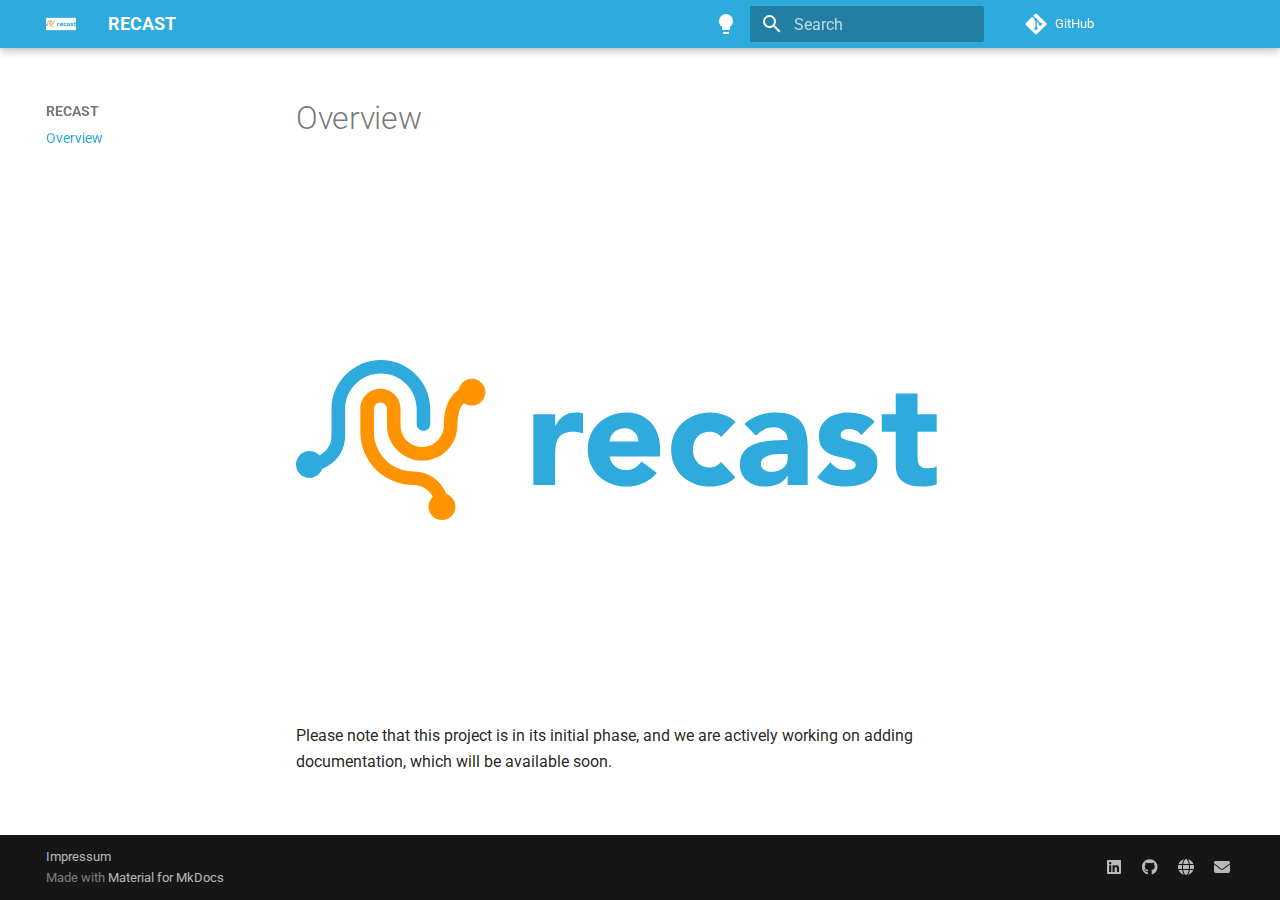
<file: index.html>
<!doctype html>
<html lang="en" class="no-js">
  <head>
    
      <meta charset="utf-8">
      <meta name="viewport" content="width=device-width,initial-scale=1">
      
      
      
        <link rel="canonical" href="https://wogra-ag.github.io/recast-docs/">
      
      
      
      <link rel="icon" href="assets/logos/favicon.svg">
      <meta name="generator" content="mkdocs-1.4.2, mkdocs-material-9.1.18">
    
    
      
        <title>RECAST</title>
      
    
    
      <link rel="stylesheet" href="assets/stylesheets/main.26e3688c.min.css">
      
        
        <link rel="stylesheet" href="assets/stylesheets/palette.ecc896b0.min.css">
      
      

    
    
    
      
        
        
        <link rel="preconnect" href="https://fonts.gstatic.com" crossorigin>
        <link rel="stylesheet" href="https://fonts.googleapis.com/css?family=Roboto:300,300i,400,400i,700,700i%7CRoboto+Mono:400,400i,700,700i&display=fallback">
        <style>:root{--md-text-font:"Roboto";--md-code-font:"Roboto Mono"}</style>
      
    
    
      <link rel="stylesheet" href="stylesheets/extra.css">
    
    <script>__md_scope=new URL(".",location),__md_hash=e=>[...e].reduce((e,_)=>(e<<5)-e+_.charCodeAt(0),0),__md_get=(e,_=localStorage,t=__md_scope)=>JSON.parse(_.getItem(t.pathname+"."+e)),__md_set=(e,_,t=localStorage,a=__md_scope)=>{try{t.setItem(a.pathname+"."+e,JSON.stringify(_))}catch(e){}}</script>
    
      

    
    
    
  </head>
  
  
    
    
      
    
    
    
    
    <body dir="ltr" data-md-color-scheme="default" data-md-color-primary="indigo" data-md-color-accent="indigo">
  
    
    
      <script>var palette=__md_get("__palette");if(palette&&"object"==typeof palette.color)for(var key of Object.keys(palette.color))document.body.setAttribute("data-md-color-"+key,palette.color[key])</script>
    
    <input class="md-toggle" data-md-toggle="drawer" type="checkbox" id="__drawer" autocomplete="off">
    <input class="md-toggle" data-md-toggle="search" type="checkbox" id="__search" autocomplete="off">
    <label class="md-overlay" for="__drawer"></label>
    <div data-md-component="skip">
      
    </div>
    <div data-md-component="announce">
      
    </div>
    
    
      

  

<header class="md-header md-header--shadow" data-md-component="header">
  <nav class="md-header__inner md-grid" aria-label="Header">
    <a href="." title="RECAST" class="md-header__button md-logo" aria-label="RECAST" data-md-component="logo">
      
  <img src="assets/logos/recast_logo_white.png" alt="logo">

    </a>
    <label class="md-header__button md-icon" for="__drawer">
      <svg xmlns="http://www.w3.org/2000/svg" viewBox="0 0 24 24"><path d="M3 6h18v2H3V6m0 5h18v2H3v-2m0 5h18v2H3v-2Z"/></svg>
    </label>
    <div class="md-header__title" data-md-component="header-title">
      <div class="md-header__ellipsis">
        <div class="md-header__topic">
          <span class="md-ellipsis">
            RECAST
          </span>
        </div>
        <div class="md-header__topic" data-md-component="header-topic">
          <span class="md-ellipsis">
            
              Overview
            
          </span>
        </div>
      </div>
    </div>
    
      
        <form class="md-header__option" data-md-component="palette">
          
            
            
            
            <input class="md-option" data-md-color-media="" data-md-color-scheme="default" data-md-color-primary="indigo" data-md-color-accent="indigo"  aria-label="Switch to light mode"  type="radio" name="__palette" id="__palette_1">
            
              <label class="md-header__button md-icon" title="Switch to light mode" for="__palette_2" hidden>
                <svg xmlns="http://www.w3.org/2000/svg" viewBox="0 0 24 24"><path d="M12 2a7 7 0 0 0-7 7c0 2.38 1.19 4.47 3 5.74V17a1 1 0 0 0 1 1h6a1 1 0 0 0 1-1v-2.26c1.81-1.27 3-3.36 3-5.74a7 7 0 0 0-7-7M9 21a1 1 0 0 0 1 1h4a1 1 0 0 0 1-1v-1H9v1Z"/></svg>
              </label>
            
          
            
            
            
            <input class="md-option" data-md-color-media="" data-md-color-scheme="slate" data-md-color-primary="indigo" data-md-color-accent="indigo"  aria-label="Switch to dark mode"  type="radio" name="__palette" id="__palette_2">
            
              <label class="md-header__button md-icon" title="Switch to dark mode" for="__palette_1" hidden>
                <svg xmlns="http://www.w3.org/2000/svg" viewBox="0 0 24 24"><path d="M12 2a7 7 0 0 1 7 7c0 2.38-1.19 4.47-3 5.74V17a1 1 0 0 1-1 1H9a1 1 0 0 1-1-1v-2.26C6.19 13.47 5 11.38 5 9a7 7 0 0 1 7-7M9 21v-1h6v1a1 1 0 0 1-1 1h-4a1 1 0 0 1-1-1m3-17a5 5 0 0 0-5 5c0 2.05 1.23 3.81 3 4.58V16h4v-2.42c1.77-.77 3-2.53 3-4.58a5 5 0 0 0-5-5Z"/></svg>
              </label>
            
          
        </form>
      
    
    
    
      <label class="md-header__button md-icon" for="__search">
        <svg xmlns="http://www.w3.org/2000/svg" viewBox="0 0 24 24"><path d="M9.5 3A6.5 6.5 0 0 1 16 9.5c0 1.61-.59 3.09-1.56 4.23l.27.27h.79l5 5-1.5 1.5-5-5v-.79l-.27-.27A6.516 6.516 0 0 1 9.5 16 6.5 6.5 0 0 1 3 9.5 6.5 6.5 0 0 1 9.5 3m0 2C7 5 5 7 5 9.5S7 14 9.5 14 14 12 14 9.5 12 5 9.5 5Z"/></svg>
      </label>
      <div class="md-search" data-md-component="search" role="dialog">
  <label class="md-search__overlay" for="__search"></label>
  <div class="md-search__inner" role="search">
    <form class="md-search__form" name="search">
      <input type="text" class="md-search__input" name="query" aria-label="Search" placeholder="Search" autocapitalize="off" autocorrect="off" autocomplete="off" spellcheck="false" data-md-component="search-query" required>
      <label class="md-search__icon md-icon" for="__search">
        <svg xmlns="http://www.w3.org/2000/svg" viewBox="0 0 24 24"><path d="M9.5 3A6.5 6.5 0 0 1 16 9.5c0 1.61-.59 3.09-1.56 4.23l.27.27h.79l5 5-1.5 1.5-5-5v-.79l-.27-.27A6.516 6.516 0 0 1 9.5 16 6.5 6.5 0 0 1 3 9.5 6.5 6.5 0 0 1 9.5 3m0 2C7 5 5 7 5 9.5S7 14 9.5 14 14 12 14 9.5 12 5 9.5 5Z"/></svg>
        <svg xmlns="http://www.w3.org/2000/svg" viewBox="0 0 24 24"><path d="M20 11v2H8l5.5 5.5-1.42 1.42L4.16 12l7.92-7.92L13.5 5.5 8 11h12Z"/></svg>
      </label>
      <nav class="md-search__options" aria-label="Search">
        
        <button type="reset" class="md-search__icon md-icon" title="Clear" aria-label="Clear" tabindex="-1">
          <svg xmlns="http://www.w3.org/2000/svg" viewBox="0 0 24 24"><path d="M19 6.41 17.59 5 12 10.59 6.41 5 5 6.41 10.59 12 5 17.59 6.41 19 12 13.41 17.59 19 19 17.59 13.41 12 19 6.41Z"/></svg>
        </button>
      </nav>
      
    </form>
    <div class="md-search__output">
      <div class="md-search__scrollwrap" data-md-scrollfix>
        <div class="md-search-result" data-md-component="search-result">
          <div class="md-search-result__meta">
            Initializing search
          </div>
          <ol class="md-search-result__list" role="presentation"></ol>
        </div>
      </div>
    </div>
  </div>
</div>
    
    
      <div class="md-header__source">
        <a href="https://github.com/WOGRA-AG/RECAST" title="Go to repository" class="md-source" data-md-component="source">
  <div class="md-source__icon md-icon">
    
    <svg xmlns="http://www.w3.org/2000/svg" viewBox="0 0 448 512"><!--! Font Awesome Free 6.4.0 by @fontawesome - https://fontawesome.com License - https://fontawesome.com/license/free (Icons: CC BY 4.0, Fonts: SIL OFL 1.1, Code: MIT License) Copyright 2023 Fonticons, Inc.--><path d="M439.55 236.05 244 40.45a28.87 28.87 0 0 0-40.81 0l-40.66 40.63 51.52 51.52c27.06-9.14 52.68 16.77 43.39 43.68l49.66 49.66c34.23-11.8 61.18 31 35.47 56.69-26.49 26.49-70.21-2.87-56-37.34L240.22 199v121.85c25.3 12.54 22.26 41.85 9.08 55a34.34 34.34 0 0 1-48.55 0c-17.57-17.6-11.07-46.91 11.25-56v-123c-20.8-8.51-24.6-30.74-18.64-45L142.57 101 8.45 235.14a28.86 28.86 0 0 0 0 40.81l195.61 195.6a28.86 28.86 0 0 0 40.8 0l194.69-194.69a28.86 28.86 0 0 0 0-40.81z"/></svg>
  </div>
  <div class="md-source__repository">
    GitHub
  </div>
</a>
      </div>
    
  </nav>
  
</header>
    
    <div class="md-container" data-md-component="container">
      
      
        
          
        
      
      <main class="md-main" data-md-component="main">
        <div class="md-main__inner md-grid">
          
            
              
              <div class="md-sidebar md-sidebar--primary" data-md-component="sidebar" data-md-type="navigation" >
                <div class="md-sidebar__scrollwrap">
                  <div class="md-sidebar__inner">
                    


<nav class="md-nav md-nav--primary" aria-label="Navigation" data-md-level="0">
  <label class="md-nav__title" for="__drawer">
    <a href="." title="RECAST" class="md-nav__button md-logo" aria-label="RECAST" data-md-component="logo">
      
  <img src="assets/logos/recast_logo_white.png" alt="logo">

    </a>
    RECAST
  </label>
  
    <div class="md-nav__source">
      <a href="https://github.com/WOGRA-AG/RECAST" title="Go to repository" class="md-source" data-md-component="source">
  <div class="md-source__icon md-icon">
    
    <svg xmlns="http://www.w3.org/2000/svg" viewBox="0 0 448 512"><!--! Font Awesome Free 6.4.0 by @fontawesome - https://fontawesome.com License - https://fontawesome.com/license/free (Icons: CC BY 4.0, Fonts: SIL OFL 1.1, Code: MIT License) Copyright 2023 Fonticons, Inc.--><path d="M439.55 236.05 244 40.45a28.87 28.87 0 0 0-40.81 0l-40.66 40.63 51.52 51.52c27.06-9.14 52.68 16.77 43.39 43.68l49.66 49.66c34.23-11.8 61.18 31 35.47 56.69-26.49 26.49-70.21-2.87-56-37.34L240.22 199v121.85c25.3 12.54 22.26 41.85 9.08 55a34.34 34.34 0 0 1-48.55 0c-17.57-17.6-11.07-46.91 11.25-56v-123c-20.8-8.51-24.6-30.74-18.64-45L142.57 101 8.45 235.14a28.86 28.86 0 0 0 0 40.81l195.61 195.6a28.86 28.86 0 0 0 40.8 0l194.69-194.69a28.86 28.86 0 0 0 0-40.81z"/></svg>
  </div>
  <div class="md-source__repository">
    GitHub
  </div>
</a>
    </div>
  
  <ul class="md-nav__list" data-md-scrollfix>
    
      
      
      

  
  
    
  
  
    <li class="md-nav__item md-nav__item--active">
      
      <input class="md-nav__toggle md-toggle" type="checkbox" id="__toc">
      
      
      
      <a href="." class="md-nav__link md-nav__link--active">
        Overview
      </a>
      
    </li>
  

    
  </ul>
</nav>
                  </div>
                </div>
              </div>
            
            
              
              <div class="md-sidebar md-sidebar--secondary" data-md-component="sidebar" data-md-type="toc" >
                <div class="md-sidebar__scrollwrap">
                  <div class="md-sidebar__inner">
                    

<nav class="md-nav md-nav--secondary" aria-label="Table of contents">
  
  
  
  
</nav>
                  </div>
                </div>
              </div>
            
          
          
            <div class="md-content" data-md-component="content">
              <article class="md-content__inner md-typeset">
                
                  

  
  


  <h1>Overview</h1>

<p><img alt="RECAST logo" src="assets/logos/recast_logo.svg" /></p>
<p>Please note that this project is in its initial phase, and we are actively working on adding documentation, which will be available soon.</p>





                
              </article>
            </div>
          
          
        </div>
        
      </main>
      
        <footer class="md-footer">
  
  <div class="md-footer-meta md-typeset">
    <div class="md-footer-meta__inner md-grid">
      <div class="md-copyright">
  
    <div class="md-copyright__highlight">
      <a href="https://wogra.com/impressum/">Impressum</a>
    </div>
  
  
    Made with
    <a href="https://squidfunk.github.io/mkdocs-material/" target="_blank" rel="noopener">
      Material for MkDocs
    </a>
  
</div>
      
        <div class="md-social">
  
    
    
    
    
      
      
    
    <a href="https://www.linkedin.com/company/wogra-ag/posts/?feedView=all" target="_blank" rel="noopener" title="www.linkedin.com" class="md-social__link">
      <svg xmlns="http://www.w3.org/2000/svg" viewBox="0 0 448 512"><!--! Font Awesome Free 6.4.0 by @fontawesome - https://fontawesome.com License - https://fontawesome.com/license/free (Icons: CC BY 4.0, Fonts: SIL OFL 1.1, Code: MIT License) Copyright 2023 Fonticons, Inc.--><path d="M416 32H31.9C14.3 32 0 46.5 0 64.3v383.4C0 465.5 14.3 480 31.9 480H416c17.6 0 32-14.5 32-32.3V64.3c0-17.8-14.4-32.3-32-32.3zM135.4 416H69V202.2h66.5V416zm-33.2-243c-21.3 0-38.5-17.3-38.5-38.5S80.9 96 102.2 96c21.2 0 38.5 17.3 38.5 38.5 0 21.3-17.2 38.5-38.5 38.5zm282.1 243h-66.4V312c0-24.8-.5-56.7-34.5-56.7-34.6 0-39.9 27-39.9 54.9V416h-66.4V202.2h63.7v29.2h.9c8.9-16.8 30.6-34.5 62.9-34.5 67.2 0 79.7 44.3 79.7 101.9V416z"/></svg>
    </a>
  
    
    
    
    
      
      
    
    <a href="https://github.com/WOGRA-AG" target="_blank" rel="noopener" title="github.com" class="md-social__link">
      <svg xmlns="http://www.w3.org/2000/svg" viewBox="0 0 496 512"><!--! Font Awesome Free 6.4.0 by @fontawesome - https://fontawesome.com License - https://fontawesome.com/license/free (Icons: CC BY 4.0, Fonts: SIL OFL 1.1, Code: MIT License) Copyright 2023 Fonticons, Inc.--><path d="M165.9 397.4c0 2-2.3 3.6-5.2 3.6-3.3.3-5.6-1.3-5.6-3.6 0-2 2.3-3.6 5.2-3.6 3-.3 5.6 1.3 5.6 3.6zm-31.1-4.5c-.7 2 1.3 4.3 4.3 4.9 2.6 1 5.6 0 6.2-2s-1.3-4.3-4.3-5.2c-2.6-.7-5.5.3-6.2 2.3zm44.2-1.7c-2.9.7-4.9 2.6-4.6 4.9.3 2 2.9 3.3 5.9 2.6 2.9-.7 4.9-2.6 4.6-4.6-.3-1.9-3-3.2-5.9-2.9zM244.8 8C106.1 8 0 113.3 0 252c0 110.9 69.8 205.8 169.5 239.2 12.8 2.3 17.3-5.6 17.3-12.1 0-6.2-.3-40.4-.3-61.4 0 0-70 15-84.7-29.8 0 0-11.4-29.1-27.8-36.6 0 0-22.9-15.7 1.6-15.4 0 0 24.9 2 38.6 25.8 21.9 38.6 58.6 27.5 72.9 20.9 2.3-16 8.8-27.1 16-33.7-55.9-6.2-112.3-14.3-112.3-110.5 0-27.5 7.6-41.3 23.6-58.9-2.6-6.5-11.1-33.3 2.6-67.9 20.9-6.5 69 27 69 27 20-5.6 41.5-8.5 62.8-8.5s42.8 2.9 62.8 8.5c0 0 48.1-33.6 69-27 13.7 34.7 5.2 61.4 2.6 67.9 16 17.7 25.8 31.5 25.8 58.9 0 96.5-58.9 104.2-114.8 110.5 9.2 7.9 17 22.9 17 46.4 0 33.7-.3 75.4-.3 83.6 0 6.5 4.6 14.4 17.3 12.1C428.2 457.8 496 362.9 496 252 496 113.3 383.5 8 244.8 8zM97.2 352.9c-1.3 1-1 3.3.7 5.2 1.6 1.6 3.9 2.3 5.2 1 1.3-1 1-3.3-.7-5.2-1.6-1.6-3.9-2.3-5.2-1zm-10.8-8.1c-.7 1.3.3 2.9 2.3 3.9 1.6 1 3.6.7 4.3-.7.7-1.3-.3-2.9-2.3-3.9-2-.6-3.6-.3-4.3.7zm32.4 35.6c-1.6 1.3-1 4.3 1.3 6.2 2.3 2.3 5.2 2.6 6.5 1 1.3-1.3.7-4.3-1.3-6.2-2.2-2.3-5.2-2.6-6.5-1zm-11.4-14.7c-1.6 1-1.6 3.6 0 5.9 1.6 2.3 4.3 3.3 5.6 2.3 1.6-1.3 1.6-3.9 0-6.2-1.4-2.3-4-3.3-5.6-2z"/></svg>
    </a>
  
    
    
    
    
      
      
    
    <a href="https://wogra.com" target="_blank" rel="noopener" title="wogra.com" class="md-social__link">
      <svg xmlns="http://www.w3.org/2000/svg" viewBox="0 0 512 512"><!--! Font Awesome Free 6.4.0 by @fontawesome - https://fontawesome.com License - https://fontawesome.com/license/free (Icons: CC BY 4.0, Fonts: SIL OFL 1.1, Code: MIT License) Copyright 2023 Fonticons, Inc.--><path d="M352 256c0 22.2-1.2 43.6-3.3 64H163.3c-2.2-20.4-3.3-41.8-3.3-64s1.2-43.6 3.3-64h185.4c2.2 20.4 3.3 41.8 3.3 64zm28.8-64h123.1c5.3 20.5 8.1 41.9 8.1 64s-2.8 43.5-8.1 64H380.8c2.1-20.6 3.2-42 3.2-64s-1.1-43.4-3.2-64zm112.6-32H376.7c-10-63.9-29.8-117.4-55.3-151.6 78.3 20.7 142 77.5 171.9 151.6zm-149.1 0H167.7c6.1-36.4 15.5-68.6 27-94.7 10.5-23.6 22.2-40.7 33.5-51.5C239.4 3.2 248.7 0 256 0s16.6 3.2 27.8 13.8c11.3 10.8 23 27.9 33.5 51.5 11.6 26 20.9 58.2 27 94.7zm-209 0H18.6c30-74.1 93.6-130.9 172-151.6-25.5 34.2-45.3 87.7-55.3 151.6zM8.1 192h123.1c-2.1 20.6-3.2 42-3.2 64s1.1 43.4 3.2 64H8.1C2.8 299.5 0 278.1 0 256s2.8-43.5 8.1-64zm186.6 254.6c-11.6-26-20.9-58.2-27-94.6h176.6c-6.1 36.4-15.5 68.6-27 94.6-10.5 23.6-22.2 40.7-33.5 51.5-11.2 10.7-20.5 13.9-27.8 13.9s-16.6-3.2-27.8-13.8c-11.3-10.8-23-27.9-33.5-51.5zM135.3 352c10 63.9 29.8 117.4 55.3 151.6-78.4-20.7-142-77.5-172-151.6h116.7zm358.1 0c-30 74.1-93.6 130.9-171.9 151.6 25.5-34.2 45.2-87.7 55.3-151.6h116.6z"/></svg>
    </a>
  
    
    
    
    
    <a href="mailto:info@wogra.com" target="_blank" rel="noopener" title="" class="md-social__link">
      <svg xmlns="http://www.w3.org/2000/svg" viewBox="0 0 512 512"><!--! Font Awesome Free 6.4.0 by @fontawesome - https://fontawesome.com License - https://fontawesome.com/license/free (Icons: CC BY 4.0, Fonts: SIL OFL 1.1, Code: MIT License) Copyright 2023 Fonticons, Inc.--><path d="M48 64C21.5 64 0 85.5 0 112c0 15.1 7.1 29.3 19.2 38.4l217.6 163.2c11.4 8.5 27 8.5 38.4 0l217.6-163.2c12.1-9.1 19.2-23.3 19.2-38.4 0-26.5-21.5-48-48-48H48zM0 176v208c0 35.3 28.7 64 64 64h384c35.3 0 64-28.7 64-64V176L294.4 339.2a63.9 63.9 0 0 1-76.8 0L0 176z"/></svg>
    </a>
  
</div>
      
    </div>
  </div>
</footer>
      
    </div>
    <div class="md-dialog" data-md-component="dialog">
      <div class="md-dialog__inner md-typeset"></div>
    </div>
    
    <script id="__config" type="application/json">{"base": ".", "features": [], "search": "assets/javascripts/workers/search.74e28a9f.min.js", "translations": {"clipboard.copied": "Copied to clipboard", "clipboard.copy": "Copy to clipboard", "search.result.more.one": "1 more on this page", "search.result.more.other": "# more on this page", "search.result.none": "No matching documents", "search.result.one": "1 matching document", "search.result.other": "# matching documents", "search.result.placeholder": "Type to start searching", "search.result.term.missing": "Missing", "select.version": "Select version"}}</script>
    
    
      <script src="assets/javascripts/bundle.220ee61c.min.js"></script>
      
    
  </body>
</html>
</file>
<file: stylesheets/extra.css>
:root > * {
    --md-primary-fg-color:        #2eaadc;
    --md-primary-fg-color--light: #2eaadc;
    --md-primary-fg-color--dark:  #2eaadc;
    --md-accent-fg-color:        #ff9400;
    --md-accent-fg-color--light: #ff9400;
    --md-accent-fg-color--dark:  #ff9400;
}
</file>
<file: assets/stylesheets/main.26e3688c.min.css>
@charset "UTF-8";html{-webkit-text-size-adjust:none;-moz-text-size-adjust:none;text-size-adjust:none;box-sizing:border-box}*,:after,:before{box-sizing:inherit}@media (prefers-reduced-motion){*,:after,:before{transition:none!important}}body{margin:0}a,button,input,label{-webkit-tap-highlight-color:transparent}a{color:inherit;text-decoration:none}hr{border:0;box-sizing:initial;display:block;height:.05rem;overflow:visible;padding:0}small{font-size:80%}sub,sup{line-height:1em}img{border-style:none}table{border-collapse:initial;border-spacing:0}td,th{font-weight:400;vertical-align:top}button{background:#0000;border:0;font-family:inherit;font-size:inherit;margin:0;padding:0}input{border:0;outline:none}:root{--md-primary-fg-color:#4051b5;--md-primary-fg-color--light:#5d6cc0;--md-primary-fg-color--dark:#303fa1;--md-primary-bg-color:#fff;--md-primary-bg-color--light:#ffffffb3;--md-accent-fg-color:#526cfe;--md-accent-fg-color--transparent:#526cfe1a;--md-accent-bg-color:#fff;--md-accent-bg-color--light:#ffffffb3}[data-md-color-scheme=default]{color-scheme:light}[data-md-color-scheme=default] img[src$="#gh-dark-mode-only"],[data-md-color-scheme=default] img[src$="#only-dark"]{display:none}:root,[data-md-color-scheme=default]{--md-default-fg-color:#000000de;--md-default-fg-color--light:#0000008a;--md-default-fg-color--lighter:#00000052;--md-default-fg-color--lightest:#00000012;--md-default-bg-color:#fff;--md-default-bg-color--light:#ffffffb3;--md-default-bg-color--lighter:#ffffff4d;--md-default-bg-color--lightest:#ffffff1f;--md-code-fg-color:#36464e;--md-code-bg-color:#f5f5f5;--md-code-hl-color:#ffff0080;--md-code-hl-number-color:#d52a2a;--md-code-hl-special-color:#db1457;--md-code-hl-function-color:#a846b9;--md-code-hl-constant-color:#6e59d9;--md-code-hl-keyword-color:#3f6ec6;--md-code-hl-string-color:#1c7d4d;--md-code-hl-name-color:var(--md-code-fg-color);--md-code-hl-operator-color:var(--md-default-fg-color--light);--md-code-hl-punctuation-color:var(--md-default-fg-color--light);--md-code-hl-comment-color:var(--md-default-fg-color--light);--md-code-hl-generic-color:var(--md-default-fg-color--light);--md-code-hl-variable-color:var(--md-default-fg-color--light);--md-typeset-color:var(--md-default-fg-color);--md-typeset-a-color:var(--md-primary-fg-color);--md-typeset-mark-color:#ffff0080;--md-typeset-del-color:#f5503d26;--md-typeset-ins-color:#0bd57026;--md-typeset-kbd-color:#fafafa;--md-typeset-kbd-accent-color:#fff;--md-typeset-kbd-border-color:#b8b8b8;--md-typeset-table-color:#0000001f;--md-typeset-table-color--light:rgba(0,0,0,.035);--md-admonition-fg-color:var(--md-default-fg-color);--md-admonition-bg-color:var(--md-default-bg-color);--md-warning-fg-color:#000000de;--md-warning-bg-color:#ff9;--md-footer-fg-color:#fff;--md-footer-fg-color--light:#ffffffb3;--md-footer-fg-color--lighter:#ffffff73;--md-footer-bg-color:#000000de;--md-footer-bg-color--dark:#00000052;--md-shadow-z1:0 0.2rem 0.5rem #0000000d,0 0 0.05rem #0000001a;--md-shadow-z2:0 0.2rem 0.5rem #0000001a,0 0 0.05rem #00000040;--md-shadow-z3:0 0.2rem 0.5rem #0003,0 0 0.05rem #00000059}.md-icon svg{fill:currentcolor;display:block;height:1.2rem;width:1.2rem}body{-webkit-font-smoothing:antialiased;-moz-osx-font-smoothing:grayscale;--md-text-font-family:var(--md-text-font,_),-apple-system,BlinkMacSystemFont,Helvetica,Arial,sans-serif;--md-code-font-family:var(--md-code-font,_),SFMono-Regular,Consolas,Menlo,monospace}aside,body,input{font-feature-settings:"kern","liga";color:var(--md-typeset-color);font-family:var(--md-text-font-family)}code,kbd,pre{font-feature-settings:"kern";font-family:var(--md-code-font-family)}:root{--md-typeset-table-sort-icon:url('data:image/svg+xml;charset=utf-8,<svg xmlns="http://www.w3.org/2000/svg" viewBox="0 0 24 24"><path d="m18 21-4-4h3V7h-3l4-4 4 4h-3v10h3M2 19v-2h10v2M2 13v-2h7v2M2 7V5h4v2H2Z"/></svg>');--md-typeset-table-sort-icon--asc:url('data:image/svg+xml;charset=utf-8,<svg xmlns="http://www.w3.org/2000/svg" viewBox="0 0 24 24"><path d="M19 17h3l-4 4-4-4h3V3h2M2 17h10v2H2M6 5v2H2V5m0 6h7v2H2v-2Z"/></svg>');--md-typeset-table-sort-icon--desc:url('data:image/svg+xml;charset=utf-8,<svg xmlns="http://www.w3.org/2000/svg" viewBox="0 0 24 24"><path d="M19 7h3l-4-4-4 4h3v14h2M2 17h10v2H2M6 5v2H2V5m0 6h7v2H2v-2Z"/></svg>')}.md-typeset{-webkit-print-color-adjust:exact;color-adjust:exact;font-size:.8rem;line-height:1.6}@media print{.md-typeset{font-size:.68rem}}.md-typeset blockquote,.md-typeset dl,.md-typeset figure,.md-typeset ol,.md-typeset pre,.md-typeset ul{margin-bottom:1em;margin-top:1em}.md-typeset h1{color:var(--md-default-fg-color--light);font-size:2em;line-height:1.3;margin:0 0 1.25em}.md-typeset h1,.md-typeset h2{font-weight:300;letter-spacing:-.01em}.md-typeset h2{font-size:1.5625em;line-height:1.4;margin:1.6em 0 .64em}.md-typeset h3{font-size:1.25em;font-weight:400;letter-spacing:-.01em;line-height:1.5;margin:1.6em 0 .8em}.md-typeset h2+h3{margin-top:.8em}.md-typeset h4{font-weight:700;letter-spacing:-.01em;margin:1em 0}.md-typeset h5,.md-typeset h6{color:var(--md-default-fg-color--light);font-size:.8em;font-weight:700;letter-spacing:-.01em;margin:1.25em 0}.md-typeset h5{text-transform:uppercase}.md-typeset hr{border-bottom:.05rem solid var(--md-default-fg-color--lightest);display:flow-root;margin:1.5em 0}.md-typeset a{color:var(--md-typeset-a-color);word-break:break-word}.md-typeset a,.md-typeset a:before{transition:color 125ms}.md-typeset a:focus,.md-typeset a:hover{color:var(--md-accent-fg-color)}.md-typeset a:focus code,.md-typeset a:hover code{background-color:var(--md-accent-fg-color--transparent)}.md-typeset a code{color:currentcolor;transition:background-color 125ms}.md-typeset a.focus-visible{outline-color:var(--md-accent-fg-color);outline-offset:.2rem}.md-typeset code,.md-typeset kbd,.md-typeset pre{color:var(--md-code-fg-color);direction:ltr;font-variant-ligatures:none}@media print{.md-typeset code,.md-typeset kbd,.md-typeset pre{white-space:pre-wrap}}.md-typeset code{background-color:var(--md-code-bg-color);border-radius:.1rem;-webkit-box-decoration-break:clone;box-decoration-break:clone;font-size:.85em;padding:0 .2941176471em;word-break:break-word}.md-typeset code:not(.focus-visible){-webkit-tap-highlight-color:transparent;outline:none}.md-typeset pre{display:flow-root;line-height:1.4;position:relative}.md-typeset pre>code{-webkit-box-decoration-break:slice;box-decoration-break:slice;box-shadow:none;display:block;margin:0;outline-color:var(--md-accent-fg-color);overflow:auto;padding:.7720588235em 1.1764705882em;scrollbar-color:var(--md-default-fg-color--lighter) #0000;scrollbar-width:thin;touch-action:auto;word-break:normal}.md-typeset pre>code:hover{scrollbar-color:var(--md-accent-fg-color) #0000}.md-typeset pre>code::-webkit-scrollbar{height:.2rem;width:.2rem}.md-typeset pre>code::-webkit-scrollbar-thumb{background-color:var(--md-default-fg-color--lighter)}.md-typeset pre>code::-webkit-scrollbar-thumb:hover{background-color:var(--md-accent-fg-color)}.md-typeset kbd{background-color:var(--md-typeset-kbd-color);border-radius:.1rem;box-shadow:0 .1rem 0 .05rem var(--md-typeset-kbd-border-color),0 .1rem 0 var(--md-typeset-kbd-border-color),0 -.1rem .2rem var(--md-typeset-kbd-accent-color) inset;color:var(--md-default-fg-color);display:inline-block;font-size:.75em;padding:0 .6666666667em;vertical-align:text-top;word-break:break-word}.md-typeset mark{background-color:var(--md-typeset-mark-color);-webkit-box-decoration-break:clone;box-decoration-break:clone;color:inherit;word-break:break-word}.md-typeset abbr{border-bottom:.05rem dotted var(--md-default-fg-color--light);cursor:help;text-decoration:none}@media (hover:none){.md-typeset abbr[title]:focus:after,.md-typeset abbr[title]:hover:after{background-color:var(--md-default-fg-color);border-radius:.1rem;box-shadow:var(--md-shadow-z3);color:var(--md-default-bg-color);content:attr(title);font-size:.7rem;left:.8rem;margin-top:2em;padding:.2rem .3rem;position:absolute;right:.8rem}}.md-typeset small{opacity:.75}[dir=ltr] .md-typeset sub,[dir=ltr] .md-typeset sup{margin-left:.078125em}[dir=rtl] .md-typeset sub,[dir=rtl] .md-typeset sup{margin-right:.078125em}[dir=ltr] .md-typeset blockquote{padding-left:.6rem}[dir=rtl] .md-typeset blockquote{padding-right:.6rem}[dir=ltr] .md-typeset blockquote{border-left:.2rem solid var(--md-default-fg-color--lighter)}[dir=rtl] .md-typeset blockquote{border-right:.2rem solid var(--md-default-fg-color--lighter)}.md-typeset blockquote{color:var(--md-default-fg-color--light);margin-left:0;margin-right:0}.md-typeset ul{list-style-type:disc}[dir=ltr] .md-typeset ol,[dir=ltr] .md-typeset ul{margin-left:.625em}[dir=rtl] .md-typeset ol,[dir=rtl] .md-typeset ul{margin-right:.625em}.md-typeset ol,.md-typeset ul{padding:0}.md-typeset ol:not([hidden]),.md-typeset ul:not([hidden]){display:flow-root}.md-typeset ol ol,.md-typeset ul ol{list-style-type:lower-alpha}.md-typeset ol ol ol,.md-typeset ul ol ol{list-style-type:lower-roman}[dir=ltr] .md-typeset ol li,[dir=ltr] .md-typeset ul li{margin-left:1.25em}[dir=rtl] .md-typeset ol li,[dir=rtl] .md-typeset ul li{margin-right:1.25em}.md-typeset ol li,.md-typeset ul li{margin-bottom:.5em}.md-typeset ol li blockquote,.md-typeset ol li p,.md-typeset ul li blockquote,.md-typeset ul li p{margin:.5em 0}.md-typeset ol li:last-child,.md-typeset ul li:last-child{margin-bottom:0}[dir=ltr] .md-typeset ol li ol,[dir=ltr] .md-typeset ol li ul,[dir=ltr] .md-typeset ul li ol,[dir=ltr] .md-typeset ul li ul{margin-left:.625em}[dir=rtl] .md-typeset ol li ol,[dir=rtl] .md-typeset ol li ul,[dir=rtl] .md-typeset ul li ol,[dir=rtl] .md-typeset ul li ul{margin-right:.625em}.md-typeset ol li ol,.md-typeset ol li ul,.md-typeset ul li ol,.md-typeset ul li ul{margin-bottom:.5em;margin-top:.5em}[dir=ltr] .md-typeset dd{margin-left:1.875em}[dir=rtl] .md-typeset dd{margin-right:1.875em}.md-typeset dd{margin-bottom:1.5em;margin-top:1em}.md-typeset img,.md-typeset svg,.md-typeset video{height:auto;max-width:100%}.md-typeset img[align=left]{margin:1em 1em 1em 0}.md-typeset img[align=right]{margin:1em 0 1em 1em}.md-typeset img[align]:only-child{margin-top:0}.md-typeset figure{display:flow-root;margin:1em auto;max-width:100%;text-align:center;width:-webkit-fit-content;width:-moz-fit-content;width:fit-content}.md-typeset figure img{display:block}.md-typeset figcaption{font-style:italic;margin:1em auto;max-width:24rem}.md-typeset iframe{max-width:100%}.md-typeset table:not([class]){background-color:var(--md-default-bg-color);border:.05rem solid var(--md-typeset-table-color);border-radius:.1rem;display:inline-block;font-size:.64rem;max-width:100%;overflow:auto;touch-action:auto}@media print{.md-typeset table:not([class]){display:table}}.md-typeset table:not([class])+*{margin-top:1.5em}.md-typeset table:not([class]) td>:first-child,.md-typeset table:not([class]) th>:first-child{margin-top:0}.md-typeset table:not([class]) td>:last-child,.md-typeset table:not([class]) th>:last-child{margin-bottom:0}.md-typeset table:not([class]) td:not([align]),.md-typeset table:not([class]) th:not([align]){text-align:left}[dir=rtl] .md-typeset table:not([class]) td:not([align]),[dir=rtl] .md-typeset table:not([class]) th:not([align]){text-align:right}.md-typeset table:not([class]) th{font-weight:700;min-width:5rem;padding:.9375em 1.25em;vertical-align:top}.md-typeset table:not([class]) td{border-top:.05rem solid var(--md-typeset-table-color);padding:.9375em 1.25em;vertical-align:top}.md-typeset table:not([class]) tbody tr{transition:background-color 125ms}.md-typeset table:not([class]) tbody tr:hover{background-color:var(--md-typeset-table-color--light);box-shadow:0 .05rem 0 var(--md-default-bg-color) inset}.md-typeset table:not([class]) a{word-break:normal}.md-typeset table th[role=columnheader]{cursor:pointer}[dir=ltr] .md-typeset table th[role=columnheader]:after{margin-left:.5em}[dir=rtl] .md-typeset table th[role=columnheader]:after{margin-right:.5em}.md-typeset table th[role=columnheader]:after{content:"";display:inline-block;height:1.2em;-webkit-mask-image:var(--md-typeset-table-sort-icon);mask-image:var(--md-typeset-table-sort-icon);-webkit-mask-repeat:no-repeat;mask-repeat:no-repeat;-webkit-mask-size:contain;mask-size:contain;transition:background-color 125ms;vertical-align:text-bottom;width:1.2em}.md-typeset table th[role=columnheader]:hover:after{background-color:var(--md-default-fg-color--lighter)}.md-typeset table th[role=columnheader][aria-sort=ascending]:after{background-color:var(--md-default-fg-color--light);-webkit-mask-image:var(--md-typeset-table-sort-icon--asc);mask-image:var(--md-typeset-table-sort-icon--asc)}.md-typeset table th[role=columnheader][aria-sort=descending]:after{background-color:var(--md-default-fg-color--light);-webkit-mask-image:var(--md-typeset-table-sort-icon--desc);mask-image:var(--md-typeset-table-sort-icon--desc)}.md-typeset__scrollwrap{margin:1em -.8rem;overflow-x:auto;touch-action:auto}.md-typeset__table{display:inline-block;margin-bottom:.5em;padding:0 .8rem}@media print{.md-typeset__table{display:block}}html .md-typeset__table table{display:table;margin:0;overflow:hidden;width:100%}@media screen and (max-width:44.9375em){.md-content__inner>pre{margin:1em -.8rem}.md-content__inner>pre code{border-radius:0}}.md-banner{background-color:var(--md-footer-bg-color);color:var(--md-footer-fg-color);overflow:auto}@media print{.md-banner{display:none}}.md-banner--warning{background-color:var(--md-warning-bg-color);color:var(--md-warning-fg-color)}.md-banner__inner{font-size:.7rem;margin:.6rem auto;padding:0 .8rem}[dir=ltr] .md-banner__button{float:right}[dir=rtl] .md-banner__button{float:left}.md-banner__button{color:inherit;cursor:pointer;transition:opacity .25s}.md-banner__button:hover{opacity:.7}html{font-size:125%;height:100%;overflow-x:hidden}@media screen and (min-width:100em){html{font-size:137.5%}}@media screen and (min-width:125em){html{font-size:150%}}body{background-color:var(--md-default-bg-color);display:flex;flex-direction:column;font-size:.5rem;min-height:100%;position:relative;width:100%}@media print{body{display:block}}@media screen and (max-width:59.9375em){body[data-md-scrolllock]{position:fixed}}.md-grid{margin-left:auto;margin-right:auto;max-width:61rem}.md-container{display:flex;flex-direction:column;flex-grow:1}@media print{.md-container{display:block}}.md-main{flex-grow:1}.md-main__inner{display:flex;height:100%;margin-top:1.5rem}.md-ellipsis{overflow:hidden;text-overflow:ellipsis}.md-toggle{display:none}.md-option{height:0;opacity:0;position:absolute;width:0}.md-option:checked+label:not([hidden]){display:block}.md-option.focus-visible+label{outline-color:var(--md-accent-fg-color);outline-style:auto}.md-skip{background-color:var(--md-default-fg-color);border-radius:.1rem;color:var(--md-default-bg-color);font-size:.64rem;margin:.5rem;opacity:0;outline-color:var(--md-accent-fg-color);padding:.3rem .5rem;position:fixed;transform:translateY(.4rem);z-index:-1}.md-skip:focus{opacity:1;transform:translateY(0);transition:transform .25s cubic-bezier(.4,0,.2,1),opacity 175ms 75ms;z-index:10}@page{margin:25mm}:root{--md-clipboard-icon:url('data:image/svg+xml;charset=utf-8,<svg xmlns="http://www.w3.org/2000/svg" viewBox="0 0 24 24"><path d="M19 21H8V7h11m0-2H8a2 2 0 0 0-2 2v14a2 2 0 0 0 2 2h11a2 2 0 0 0 2-2V7a2 2 0 0 0-2-2m-3-4H4a2 2 0 0 0-2 2v14h2V3h12V1Z"/></svg>')}.md-clipboard{border-radius:.1rem;color:var(--md-default-fg-color--lightest);cursor:pointer;height:1.5em;outline-color:var(--md-accent-fg-color);outline-offset:.1rem;position:absolute;right:.5em;top:.5em;transition:color .25s;width:1.5em;z-index:1}@media print{.md-clipboard{display:none}}.md-clipboard:not(.focus-visible){-webkit-tap-highlight-color:transparent;outline:none}:hover>.md-clipboard{color:var(--md-default-fg-color--light)}.md-clipboard:focus,.md-clipboard:hover{color:var(--md-accent-fg-color)}.md-clipboard:after{background-color:currentcolor;content:"";display:block;height:1.125em;margin:0 auto;-webkit-mask-image:var(--md-clipboard-icon);mask-image:var(--md-clipboard-icon);-webkit-mask-position:center;mask-position:center;-webkit-mask-repeat:no-repeat;mask-repeat:no-repeat;-webkit-mask-size:contain;mask-size:contain;width:1.125em}.md-clipboard--inline{cursor:pointer}.md-clipboard--inline code{transition:color .25s,background-color .25s}.md-clipboard--inline:focus code,.md-clipboard--inline:hover code{background-color:var(--md-accent-fg-color--transparent);color:var(--md-accent-fg-color)}@keyframes consent{0%{opacity:0;transform:translateY(100%)}to{opacity:1;transform:translateY(0)}}@keyframes overlay{0%{opacity:0}to{opacity:1}}.md-consent__overlay{animation:overlay .25s both;-webkit-backdrop-filter:blur(.1rem);backdrop-filter:blur(.1rem);background-color:#0000008a;height:100%;opacity:1;position:fixed;top:0;width:100%;z-index:5}.md-consent__inner{animation:consent .5s cubic-bezier(.1,.7,.1,1) both;background-color:var(--md-default-bg-color);border:0;border-radius:.1rem;bottom:0;box-shadow:0 0 .2rem #0000001a,0 .2rem .4rem #0003;max-height:100%;overflow:auto;padding:0;position:fixed;width:100%;z-index:5}.md-consent__form{padding:.8rem}.md-consent__settings{display:none;margin:1em 0}input:checked+.md-consent__settings{display:block}.md-consent__controls{margin-bottom:.8rem}.md-typeset .md-consent__controls .md-button{display:inline}@media screen and (max-width:44.9375em){.md-typeset .md-consent__controls .md-button{display:block;margin-top:.4rem;text-align:center;width:100%}}.md-consent label{cursor:pointer}.md-content{flex-grow:1;min-width:0}.md-content__inner{margin:0 .8rem 1.2rem;padding-top:.6rem}@media screen and (min-width:76.25em){[dir=ltr] .md-sidebar--primary:not([hidden])~.md-content>.md-content__inner{margin-left:1.2rem}[dir=ltr] .md-sidebar--secondary:not([hidden])~.md-content>.md-content__inner,[dir=rtl] .md-sidebar--primary:not([hidden])~.md-content>.md-content__inner{margin-right:1.2rem}[dir=rtl] .md-sidebar--secondary:not([hidden])~.md-content>.md-content__inner{margin-left:1.2rem}}.md-content__inner:before{content:"";display:block;height:.4rem}.md-content__inner>:last-child{margin-bottom:0}[dir=ltr] .md-content__button{float:right}[dir=rtl] .md-content__button{float:left}[dir=ltr] .md-content__button{margin-left:.4rem}[dir=rtl] .md-content__button{margin-right:.4rem}.md-content__button{margin:.4rem 0;padding:0}@media print{.md-content__button{display:none}}.md-typeset .md-content__button{color:var(--md-default-fg-color--lighter)}.md-content__button svg{display:inline;vertical-align:top}[dir=rtl] .md-content__button svg{transform:scaleX(-1)}[dir=ltr] .md-dialog{right:.8rem}[dir=rtl] .md-dialog{left:.8rem}.md-dialog{background-color:var(--md-default-fg-color);border-radius:.1rem;bottom:.8rem;box-shadow:var(--md-shadow-z3);min-width:11.1rem;opacity:0;padding:.4rem .6rem;pointer-events:none;position:fixed;transform:translateY(100%);transition:transform 0ms .4s,opacity .4s;z-index:4}@media print{.md-dialog{display:none}}.md-dialog--active{opacity:1;pointer-events:auto;transform:translateY(0);transition:transform .4s cubic-bezier(.075,.85,.175,1),opacity .4s}.md-dialog__inner{color:var(--md-default-bg-color);font-size:.7rem}.md-feedback{margin:2em 0 1em;text-align:center}.md-feedback fieldset{border:none;margin:0;padding:0}.md-feedback__title{font-weight:700;margin:1em auto}.md-feedback__inner{position:relative}.md-feedback__list{align-content:baseline;display:flex;flex-wrap:wrap;justify-content:center;position:relative}.md-feedback__list:hover .md-icon:not(:disabled){color:var(--md-default-fg-color--lighter)}:disabled .md-feedback__list{min-height:1.8rem}.md-feedback__icon{color:var(--md-default-fg-color--light);cursor:pointer;flex-shrink:0;margin:0 .1rem;transition:color 125ms}.md-feedback__icon:not(:disabled).md-icon:hover{color:var(--md-accent-fg-color)}.md-feedback__icon:disabled{color:var(--md-default-fg-color--lightest);pointer-events:none}.md-feedback__note{opacity:0;position:relative;transform:translateY(.4rem);transition:transform .4s cubic-bezier(.1,.7,.1,1),opacity .15s}.md-feedback__note>*{margin:0 auto;max-width:16rem}:disabled .md-feedback__note{opacity:1;transform:translateY(0)}.md-footer{background-color:var(--md-footer-bg-color);color:var(--md-footer-fg-color)}@media print{.md-footer{display:none}}.md-footer__inner{justify-content:space-between;overflow:auto;padding:.2rem}.md-footer__inner:not([hidden]){display:flex}.md-footer__link{align-items:end;display:flex;flex-grow:0.01;margin-bottom:.4rem;margin-top:1rem;max-width:100%;outline-color:var(--md-accent-fg-color);overflow:hidden;transition:opacity .25s}.md-footer__link:focus,.md-footer__link:hover{opacity:.7}[dir=rtl] .md-footer__link svg{transform:scaleX(-1)}@media screen and (max-width:44.9375em){.md-footer__link--prev{flex-shrink:0}.md-footer__link--prev .md-footer__title{display:none}}[dir=ltr] .md-footer__link--next{margin-left:auto}[dir=rtl] .md-footer__link--next{margin-right:auto}.md-footer__link--next{text-align:right}[dir=rtl] .md-footer__link--next{text-align:left}.md-footer__title{flex-grow:1;font-size:.9rem;margin-bottom:.7rem;max-width:calc(100% - 2.4rem);padding:0 1rem;white-space:nowrap}.md-footer__button{margin:.2rem;padding:.4rem}.md-footer__direction{font-size:.64rem;opacity:.7}.md-footer-meta{background-color:var(--md-footer-bg-color--dark)}.md-footer-meta__inner{display:flex;flex-wrap:wrap;justify-content:space-between;padding:.2rem}html .md-footer-meta.md-typeset a{color:var(--md-footer-fg-color--light)}html .md-footer-meta.md-typeset a:focus,html .md-footer-meta.md-typeset a:hover{color:var(--md-footer-fg-color)}.md-copyright{color:var(--md-footer-fg-color--lighter);font-size:.64rem;margin:auto .6rem;padding:.4rem 0;width:100%}@media screen and (min-width:45em){.md-copyright{width:auto}}.md-copyright__highlight{color:var(--md-footer-fg-color--light)}.md-social{margin:0 .4rem;padding:.2rem 0 .6rem}@media screen and (min-width:45em){.md-social{padding:.6rem 0}}.md-social__link{display:inline-block;height:1.6rem;text-align:center;width:1.6rem}.md-social__link:before{line-height:1.9}.md-social__link svg{fill:currentcolor;max-height:.8rem;vertical-align:-25%}.md-typeset .md-button{border:.1rem solid;border-radius:.1rem;color:var(--md-primary-fg-color);cursor:pointer;display:inline-block;font-weight:700;padding:.625em 2em;transition:color 125ms,background-color 125ms,border-color 125ms}.md-typeset .md-button--primary{background-color:var(--md-primary-fg-color);border-color:var(--md-primary-fg-color);color:var(--md-primary-bg-color)}.md-typeset .md-button:focus,.md-typeset .md-button:hover{background-color:var(--md-accent-fg-color);border-color:var(--md-accent-fg-color);color:var(--md-accent-bg-color)}[dir=ltr] .md-typeset .md-input{border-top-left-radius:.1rem}[dir=ltr] .md-typeset .md-input,[dir=rtl] .md-typeset .md-input{border-top-right-radius:.1rem}[dir=rtl] .md-typeset .md-input{border-top-left-radius:.1rem}.md-typeset .md-input{border-bottom:.1rem solid var(--md-default-fg-color--lighter);box-shadow:var(--md-shadow-z1);font-size:.8rem;height:1.8rem;padding:0 .6rem;transition:border .25s,box-shadow .25s}.md-typeset .md-input:focus,.md-typeset .md-input:hover{border-bottom-color:var(--md-accent-fg-color);box-shadow:var(--md-shadow-z2)}.md-typeset .md-input--stretch{width:100%}.md-header{background-color:var(--md-primary-fg-color);box-shadow:0 0 .2rem #0000,0 .2rem .4rem #0000;color:var(--md-primary-bg-color);display:block;left:0;position:sticky;right:0;top:0;z-index:4}@media print{.md-header{display:none}}.md-header[hidden]{transform:translateY(-100%);transition:transform .25s cubic-bezier(.8,0,.6,1),box-shadow .25s}.md-header--shadow{box-shadow:0 0 .2rem #0000001a,0 .2rem .4rem #0003;transition:transform .25s cubic-bezier(.1,.7,.1,1),box-shadow .25s}.md-header__inner{align-items:center;display:flex;padding:0 .2rem}.md-header__button{color:currentcolor;cursor:pointer;margin:.2rem;outline-color:var(--md-accent-fg-color);padding:.4rem;position:relative;transition:opacity .25s;vertical-align:middle;z-index:1}.md-header__button:hover{opacity:.7}.md-header__button:not([hidden]){display:inline-block}.md-header__button:not(.focus-visible){-webkit-tap-highlight-color:transparent;outline:none}.md-header__button.md-logo{margin:.2rem;padding:.4rem}@media screen and (max-width:76.1875em){.md-header__button.md-logo{display:none}}.md-header__button.md-logo img,.md-header__button.md-logo svg{fill:currentcolor;display:block;height:1.2rem;width:auto}@media screen and (min-width:60em){.md-header__button[for=__search]{display:none}}.no-js .md-header__button[for=__search]{display:none}[dir=rtl] .md-header__button[for=__search] svg{transform:scaleX(-1)}@media screen and (min-width:76.25em){.md-header__button[for=__drawer]{display:none}}.md-header__topic{display:flex;max-width:100%;position:absolute;transition:transform .4s cubic-bezier(.1,.7,.1,1),opacity .15s;white-space:nowrap}.md-header__topic+.md-header__topic{opacity:0;pointer-events:none;transform:translateX(1.25rem);transition:transform .4s cubic-bezier(1,.7,.1,.1),opacity .15s;z-index:-1}[dir=rtl] .md-header__topic+.md-header__topic{transform:translateX(-1.25rem)}.md-header__topic:first-child{font-weight:700}[dir=ltr] .md-header__title{margin-left:1rem}[dir=rtl] .md-header__title{margin-right:1rem}[dir=ltr] .md-header__title{margin-right:.4rem}[dir=rtl] .md-header__title{margin-left:.4rem}.md-header__title{flex-grow:1;font-size:.9rem;height:2.4rem;line-height:2.4rem}.md-header__title--active .md-header__topic{opacity:0;pointer-events:none;transform:translateX(-1.25rem);transition:transform .4s cubic-bezier(1,.7,.1,.1),opacity .15s;z-index:-1}[dir=rtl] .md-header__title--active .md-header__topic{transform:translateX(1.25rem)}.md-header__title--active .md-header__topic+.md-header__topic{opacity:1;pointer-events:auto;transform:translateX(0);transition:transform .4s cubic-bezier(.1,.7,.1,1),opacity .15s;z-index:0}.md-header__title>.md-header__ellipsis{height:100%;position:relative;width:100%}.md-header__option{display:flex;flex-shrink:0;max-width:100%;transition:max-width 0ms .25s,opacity .25s .25s;white-space:nowrap}[data-md-toggle=search]:checked~.md-header .md-header__option{max-width:0;opacity:0;transition:max-width 0ms,opacity 0ms}.md-header__source{display:none}@media screen and (min-width:60em){[dir=ltr] .md-header__source{margin-left:1rem}[dir=rtl] .md-header__source{margin-right:1rem}.md-header__source{display:block;max-width:11.7rem;width:11.7rem}}@media screen and (min-width:76.25em){[dir=ltr] .md-header__source{margin-left:1.4rem}[dir=rtl] .md-header__source{margin-right:1.4rem}}:root{--md-nav-icon--prev:url('data:image/svg+xml;charset=utf-8,<svg xmlns="http://www.w3.org/2000/svg" viewBox="0 0 24 24"><path d="M20 11v2H8l5.5 5.5-1.42 1.42L4.16 12l7.92-7.92L13.5 5.5 8 11h12Z"/></svg>');--md-nav-icon--next:url('data:image/svg+xml;charset=utf-8,<svg xmlns="http://www.w3.org/2000/svg" viewBox="0 0 24 24"><path d="M8.59 16.58 13.17 12 8.59 7.41 10 6l6 6-6 6-1.41-1.42Z"/></svg>');--md-toc-icon:url('data:image/svg+xml;charset=utf-8,<svg xmlns="http://www.w3.org/2000/svg" viewBox="0 0 24 24"><path d="M3 9h14V7H3v2m0 4h14v-2H3v2m0 4h14v-2H3v2m16 0h2v-2h-2v2m0-10v2h2V7h-2m0 6h2v-2h-2v2Z"/></svg>')}.md-nav{font-size:.7rem;line-height:1.3}.md-nav__title{color:var(--md-default-fg-color--light);display:block;font-weight:700;overflow:hidden;padding:0 .6rem;text-overflow:ellipsis}.md-nav__title .md-nav__button{display:none}.md-nav__title .md-nav__button img{height:100%;width:auto}.md-nav__title .md-nav__button.md-logo img,.md-nav__title .md-nav__button.md-logo svg{fill:currentcolor;display:block;height:2.4rem;max-width:100%;object-fit:contain;width:auto}.md-nav__list{list-style:none;margin:0;padding:0}.md-nav__item{padding:0 .6rem}[dir=ltr] .md-nav__item .md-nav__item{padding-right:0}[dir=rtl] .md-nav__item .md-nav__item{padding-left:0}.md-nav__link{align-items:center;cursor:pointer;display:flex;justify-content:space-between;margin-top:.625em;overflow:hidden;scroll-snap-align:start;text-overflow:ellipsis;transition:color 125ms}.md-nav__link--passed{color:var(--md-default-fg-color--light)}.md-nav__item .md-nav__link--active{color:var(--md-typeset-a-color)}.md-nav__item .md-nav__link--index [href]{width:100%}.md-nav__link:focus,.md-nav__link:hover{color:var(--md-accent-fg-color)}.md-nav__link.focus-visible{outline-color:var(--md-accent-fg-color);outline-offset:.2rem}.md-nav--primary .md-nav__link[for=__toc]{display:none}.md-nav--primary .md-nav__link[for=__toc] .md-icon:after{background-color:currentcolor;display:block;height:100%;-webkit-mask-image:var(--md-toc-icon);mask-image:var(--md-toc-icon);width:100%}.md-nav--primary .md-nav__link[for=__toc]~.md-nav{display:none}.md-nav__link>*{cursor:pointer;display:flex}.md-nav__icon{flex-shrink:0}.md-nav__source{display:none}@media screen and (max-width:76.1875em){.md-nav--primary,.md-nav--primary .md-nav{background-color:var(--md-default-bg-color);display:flex;flex-direction:column;height:100%;left:0;position:absolute;right:0;top:0;z-index:1}.md-nav--primary .md-nav__item,.md-nav--primary .md-nav__title{font-size:.8rem;line-height:1.5}.md-nav--primary .md-nav__title{background-color:var(--md-default-fg-color--lightest);color:var(--md-default-fg-color--light);cursor:pointer;height:5.6rem;line-height:2.4rem;padding:3rem .8rem .2rem;position:relative;white-space:nowrap}[dir=ltr] .md-nav--primary .md-nav__title .md-nav__icon{left:.4rem}[dir=rtl] .md-nav--primary .md-nav__title .md-nav__icon{right:.4rem}.md-nav--primary .md-nav__title .md-nav__icon{display:block;height:1.2rem;margin:.2rem;position:absolute;top:.4rem;width:1.2rem}.md-nav--primary .md-nav__title .md-nav__icon:after{background-color:currentcolor;content:"";display:block;height:100%;-webkit-mask-image:var(--md-nav-icon--prev);mask-image:var(--md-nav-icon--prev);-webkit-mask-position:center;mask-position:center;-webkit-mask-repeat:no-repeat;mask-repeat:no-repeat;-webkit-mask-size:contain;mask-size:contain;width:100%}.md-nav--primary .md-nav__title~.md-nav__list{background-color:var(--md-default-bg-color);box-shadow:0 .05rem 0 var(--md-default-fg-color--lightest) inset;overflow-y:auto;scroll-snap-type:y mandatory;touch-action:pan-y}.md-nav--primary .md-nav__title~.md-nav__list>:first-child{border-top:0}.md-nav--primary .md-nav__title[for=__drawer]{background-color:var(--md-primary-fg-color);color:var(--md-primary-bg-color);font-weight:700}.md-nav--primary .md-nav__title .md-logo{display:block;left:.2rem;margin:.2rem;padding:.4rem;position:absolute;right:.2rem;top:.2rem}.md-nav--primary .md-nav__list{flex:1}.md-nav--primary .md-nav__item{border-top:.05rem solid var(--md-default-fg-color--lightest);padding:0}.md-nav--primary .md-nav__item--active>.md-nav__link{color:var(--md-typeset-a-color)}.md-nav--primary .md-nav__item--active>.md-nav__link:focus,.md-nav--primary .md-nav__item--active>.md-nav__link:hover{color:var(--md-accent-fg-color)}.md-nav--primary .md-nav__link{margin-top:0;padding:.6rem .8rem}[dir=ltr] .md-nav--primary .md-nav__link .md-nav__icon{margin-right:-.2rem}[dir=rtl] .md-nav--primary .md-nav__link .md-nav__icon{margin-left:-.2rem}.md-nav--primary .md-nav__link .md-nav__icon{font-size:1.2rem;height:1.2rem;width:1.2rem}.md-nav--primary .md-nav__link .md-nav__icon:after{background-color:currentcolor;content:"";display:block;height:100%;-webkit-mask-image:var(--md-nav-icon--next);mask-image:var(--md-nav-icon--next);-webkit-mask-position:center;mask-position:center;-webkit-mask-repeat:no-repeat;mask-repeat:no-repeat;-webkit-mask-size:contain;mask-size:contain;width:100%}[dir=rtl] .md-nav--primary .md-nav__icon:after{transform:scale(-1)}.md-nav--primary .md-nav--secondary .md-nav{background-color:initial;position:static}[dir=ltr] .md-nav--primary .md-nav--secondary .md-nav .md-nav__link{padding-left:1.4rem}[dir=rtl] .md-nav--primary .md-nav--secondary .md-nav .md-nav__link{padding-right:1.4rem}[dir=ltr] .md-nav--primary .md-nav--secondary .md-nav .md-nav .md-nav__link{padding-left:2rem}[dir=rtl] .md-nav--primary .md-nav--secondary .md-nav .md-nav .md-nav__link{padding-right:2rem}[dir=ltr] .md-nav--primary .md-nav--secondary .md-nav .md-nav .md-nav .md-nav__link{padding-left:2.6rem}[dir=rtl] .md-nav--primary .md-nav--secondary .md-nav .md-nav .md-nav .md-nav__link{padding-right:2.6rem}[dir=ltr] .md-nav--primary .md-nav--secondary .md-nav .md-nav .md-nav .md-nav .md-nav__link{padding-left:3.2rem}[dir=rtl] .md-nav--primary .md-nav--secondary .md-nav .md-nav .md-nav .md-nav .md-nav__link{padding-right:3.2rem}.md-nav--secondary{background-color:initial}.md-nav__toggle~.md-nav{display:flex;opacity:0;transform:translateX(100%);transition:transform .25s cubic-bezier(.8,0,.6,1),opacity 125ms 50ms}[dir=rtl] .md-nav__toggle~.md-nav{transform:translateX(-100%)}.md-nav__toggle:checked~.md-nav{opacity:1;transform:translateX(0);transition:transform .25s cubic-bezier(.4,0,.2,1),opacity 125ms 125ms}.md-nav__toggle:checked~.md-nav>.md-nav__list{-webkit-backface-visibility:hidden;backface-visibility:hidden}}@media screen and (max-width:59.9375em){.md-nav--primary .md-nav__link[for=__toc]{display:flex}.md-nav--primary .md-nav__link[for=__toc] .md-icon:after{content:""}.md-nav--primary .md-nav__link[for=__toc]+.md-nav__link{display:none}.md-nav--primary .md-nav__link[for=__toc]~.md-nav{display:flex}.md-nav__source{background-color:var(--md-primary-fg-color--dark);color:var(--md-primary-bg-color);display:block;padding:0 .2rem}}@media screen and (min-width:60em) and (max-width:76.1875em){.md-nav--integrated .md-nav__link[for=__toc]{display:flex}.md-nav--integrated .md-nav__link[for=__toc] .md-icon:after{content:""}.md-nav--integrated .md-nav__link[for=__toc]+.md-nav__link{display:none}.md-nav--integrated .md-nav__link[for=__toc]~.md-nav{display:flex}}@media screen and (min-width:60em){.md-nav--secondary .md-nav__title{background:var(--md-default-bg-color);box-shadow:0 0 .4rem .4rem var(--md-default-bg-color);position:sticky;top:0;z-index:1}.md-nav--secondary .md-nav__title[for=__toc]{scroll-snap-align:start}.md-nav--secondary .md-nav__title .md-nav__icon{display:none}}@media screen and (min-width:76.25em){.md-nav{transition:max-height .25s cubic-bezier(.86,0,.07,1)}.md-nav--primary .md-nav__title{background:var(--md-default-bg-color);box-shadow:0 0 .4rem .4rem var(--md-default-bg-color);position:sticky;top:0;z-index:1}.md-nav--primary .md-nav__title[for=__drawer]{scroll-snap-align:start}.md-nav--primary .md-nav__title .md-nav__icon,.md-nav__toggle~.md-nav{display:none}.md-nav__toggle:checked~.md-nav,.md-nav__toggle:indeterminate~.md-nav{display:block}.md-nav__item--nested>.md-nav>.md-nav__title{display:none}.md-nav__item--section{display:block;margin:1.25em 0}.md-nav__item--section:last-child{margin-bottom:0}.md-nav__item--section>.md-nav__link{font-weight:700;pointer-events:none}.md-nav__item--section>.md-nav__link[for]{color:var(--md-default-fg-color--light)}.md-nav__item--section>.md-nav__link--index [href]{pointer-events:auto}.md-nav__item--section>.md-nav__link .md-nav__icon{display:none}.md-nav__item--section>.md-nav{display:block}.md-nav__item--section>.md-nav>.md-nav__list>.md-nav__item{padding:0}.md-nav__icon{border-radius:100%;height:.9rem;transition:background-color .25s;width:.9rem}.md-nav__icon:hover{background-color:var(--md-accent-fg-color--transparent)}.md-nav__icon:after{background-color:currentcolor;border-radius:100%;content:"";display:inline-block;height:100%;-webkit-mask-image:var(--md-nav-icon--next);mask-image:var(--md-nav-icon--next);-webkit-mask-position:center;mask-position:center;-webkit-mask-repeat:no-repeat;mask-repeat:no-repeat;-webkit-mask-size:contain;mask-size:contain;transition:transform .25s;vertical-align:-.1rem;width:100%}[dir=rtl] .md-nav__icon:after{transform:rotate(180deg)}.md-nav__item--nested .md-nav__toggle:checked~.md-nav__link .md-nav__icon:after,.md-nav__item--nested .md-nav__toggle:indeterminate~.md-nav__link .md-nav__icon:after{transform:rotate(90deg)}.md-nav--lifted>.md-nav__list>.md-nav__item,.md-nav--lifted>.md-nav__list>.md-nav__item--nested,.md-nav--lifted>.md-nav__title{display:none}.md-nav--lifted>.md-nav__list>.md-nav__item--active{display:block;padding:0}.md-nav--lifted>.md-nav__list>.md-nav__item--active>.md-nav__link{background:var(--md-default-bg-color);box-shadow:0 0 .4rem .4rem var(--md-default-bg-color);font-weight:700;margin-top:0;padding:0 .6rem;position:sticky;top:0;z-index:1}.md-nav--lifted>.md-nav__list>.md-nav__item--active>.md-nav__link:not(.md-nav__link--index){pointer-events:none}.md-nav--lifted>.md-nav__list>.md-nav__item--active>.md-nav__link .md-nav__icon{display:none}.md-nav--lifted>.md-nav__list>.md-nav__item>[for]{color:var(--md-default-fg-color--light)}.md-nav--lifted .md-nav[data-md-level="1"]{display:block}[dir=ltr] .md-nav--lifted .md-nav[data-md-level="1"]>.md-nav__list>.md-nav__item{padding-right:.6rem}[dir=rtl] .md-nav--lifted .md-nav[data-md-level="1"]>.md-nav__list>.md-nav__item{padding-left:.6rem}.md-nav--integrated>.md-nav__list>.md-nav__item--active:not(.md-nav__item--nested){padding:0 .6rem}.md-nav--integrated>.md-nav__list>.md-nav__item--active:not(.md-nav__item--nested)>.md-nav__link{padding:0}[dir=ltr] .md-nav--integrated>.md-nav__list>.md-nav__item--active .md-nav--secondary{border-left:.05rem solid var(--md-primary-fg-color)}[dir=rtl] .md-nav--integrated>.md-nav__list>.md-nav__item--active .md-nav--secondary{border-right:.05rem solid var(--md-primary-fg-color)}.md-nav--integrated>.md-nav__list>.md-nav__item--active .md-nav--secondary{display:block;margin-bottom:1.25em}.md-nav--integrated>.md-nav__list>.md-nav__item--active .md-nav--secondary>.md-nav__title{display:none}}:root{--md-search-result-icon:url('data:image/svg+xml;charset=utf-8,<svg xmlns="http://www.w3.org/2000/svg" viewBox="0 0 24 24"><path d="M14 2H6a2 2 0 0 0-2 2v16a2 2 0 0 0 2 2h7c-.41-.25-.8-.56-1.14-.9-.33-.33-.61-.7-.86-1.1H6V4h7v5h5v1.18c.71.16 1.39.43 2 .82V8l-6-6m6.31 16.9c1.33-2.11.69-4.9-1.4-6.22-2.11-1.33-4.91-.68-6.22 1.4-1.34 2.11-.69 4.89 1.4 6.22 1.46.93 3.32.93 4.79.02L22 23.39 23.39 22l-3.08-3.1m-3.81.1a2.5 2.5 0 0 1-2.5-2.5 2.5 2.5 0 0 1 2.5-2.5 2.5 2.5 0 0 1 2.5 2.5 2.5 2.5 0 0 1-2.5 2.5Z"/></svg>')}.md-search{position:relative}@media screen and (min-width:60em){.md-search{padding:.2rem 0}}.no-js .md-search{display:none}.md-search__overlay{opacity:0;z-index:1}@media screen and (max-width:59.9375em){[dir=ltr] .md-search__overlay{left:-2.2rem}[dir=rtl] .md-search__overlay{right:-2.2rem}.md-search__overlay{background-color:var(--md-default-bg-color);border-radius:1rem;height:2rem;overflow:hidden;pointer-events:none;position:absolute;top:-1rem;transform-origin:center;transition:transform .3s .1s,opacity .2s .2s;width:2rem}[data-md-toggle=search]:checked~.md-header .md-search__overlay{opacity:1;transition:transform .4s,opacity .1s}}@media screen and (min-width:60em){[dir=ltr] .md-search__overlay{left:0}[dir=rtl] .md-search__overlay{right:0}.md-search__overlay{background-color:#0000008a;cursor:pointer;height:0;position:fixed;top:0;transition:width 0ms .25s,height 0ms .25s,opacity .25s;width:0}[data-md-toggle=search]:checked~.md-header .md-search__overlay{height:200vh;opacity:1;transition:width 0ms,height 0ms,opacity .25s;width:100%}}@media screen and (max-width:29.9375em){[data-md-toggle=search]:checked~.md-header .md-search__overlay{transform:scale(45)}}@media screen and (min-width:30em) and (max-width:44.9375em){[data-md-toggle=search]:checked~.md-header .md-search__overlay{transform:scale(60)}}@media screen and (min-width:45em) and (max-width:59.9375em){[data-md-toggle=search]:checked~.md-header .md-search__overlay{transform:scale(75)}}.md-search__inner{-webkit-backface-visibility:hidden;backface-visibility:hidden}@media screen and (max-width:59.9375em){[dir=ltr] .md-search__inner{left:0}[dir=rtl] .md-search__inner{right:0}.md-search__inner{height:0;opacity:0;overflow:hidden;position:fixed;top:0;transform:translateX(5%);transition:width 0ms .3s,height 0ms .3s,transform .15s cubic-bezier(.4,0,.2,1) .15s,opacity .15s .15s;width:0;z-index:2}[dir=rtl] .md-search__inner{transform:translateX(-5%)}[data-md-toggle=search]:checked~.md-header .md-search__inner{height:100%;opacity:1;transform:translateX(0);transition:width 0ms 0ms,height 0ms 0ms,transform .15s cubic-bezier(.1,.7,.1,1) .15s,opacity .15s .15s;width:100%}}@media screen and (min-width:60em){[dir=ltr] .md-search__inner{float:right}[dir=rtl] .md-search__inner{float:left}.md-search__inner{padding:.1rem 0;position:relative;transition:width .25s cubic-bezier(.1,.7,.1,1);width:11.7rem}}@media screen and (min-width:60em) and (max-width:76.1875em){[data-md-toggle=search]:checked~.md-header .md-search__inner{width:23.4rem}}@media screen and (min-width:76.25em){[data-md-toggle=search]:checked~.md-header .md-search__inner{width:34.4rem}}.md-search__form{background-color:var(--md-default-bg-color);box-shadow:0 0 .6rem #0000;height:2.4rem;position:relative;transition:color .25s,background-color .25s;z-index:2}@media screen and (min-width:60em){.md-search__form{background-color:#00000042;border-radius:.1rem;height:1.8rem}.md-search__form:hover{background-color:#ffffff1f}}[data-md-toggle=search]:checked~.md-header .md-search__form{background-color:var(--md-default-bg-color);border-radius:.1rem .1rem 0 0;box-shadow:0 0 .6rem #00000012;color:var(--md-default-fg-color)}[dir=ltr] .md-search__input{padding-left:3.6rem;padding-right:2.2rem}[dir=rtl] .md-search__input{padding-left:2.2rem;padding-right:3.6rem}.md-search__input{background:#0000;font-size:.9rem;height:100%;position:relative;text-overflow:ellipsis;width:100%;z-index:2}.md-search__input::placeholder{transition:color .25s}.md-search__input::placeholder,.md-search__input~.md-search__icon{color:var(--md-default-fg-color--light)}.md-search__input::-ms-clear{display:none}@media screen and (max-width:59.9375em){.md-search__input{font-size:.9rem;height:2.4rem;width:100%}}@media screen and (min-width:60em){[dir=ltr] .md-search__input{padding-left:2.2rem}[dir=rtl] .md-search__input{padding-right:2.2rem}.md-search__input{color:inherit;font-size:.8rem}.md-search__input::placeholder{color:var(--md-primary-bg-color--light)}.md-search__input+.md-search__icon{color:var(--md-primary-bg-color)}[data-md-toggle=search]:checked~.md-header .md-search__input{text-overflow:clip}[data-md-toggle=search]:checked~.md-header .md-search__input+.md-search__icon{color:var(--md-default-fg-color--light)}[data-md-toggle=search]:checked~.md-header .md-search__input::placeholder{color:#0000}}.md-search__icon{cursor:pointer;display:inline-block;height:1.2rem;transition:color .25s,opacity .25s;width:1.2rem}.md-search__icon:hover{opacity:.7}[dir=ltr] .md-search__icon[for=__search]{left:.5rem}[dir=rtl] .md-search__icon[for=__search]{right:.5rem}.md-search__icon[for=__search]{position:absolute;top:.3rem;z-index:2}[dir=rtl] .md-search__icon[for=__search] svg{transform:scaleX(-1)}@media screen and (max-width:59.9375em){[dir=ltr] .md-search__icon[for=__search]{left:.8rem}[dir=rtl] .md-search__icon[for=__search]{right:.8rem}.md-search__icon[for=__search]{top:.6rem}.md-search__icon[for=__search] svg:first-child{display:none}}@media screen and (min-width:60em){.md-search__icon[for=__search]{pointer-events:none}.md-search__icon[for=__search] svg:last-child{display:none}}[dir=ltr] .md-search__options{right:.5rem}[dir=rtl] .md-search__options{left:.5rem}.md-search__options{pointer-events:none;position:absolute;top:.3rem;z-index:2}@media screen and (max-width:59.9375em){[dir=ltr] .md-search__options{right:.8rem}[dir=rtl] .md-search__options{left:.8rem}.md-search__options{top:.6rem}}[dir=ltr] .md-search__options>.md-icon{margin-left:.2rem}[dir=rtl] .md-search__options>.md-icon{margin-right:.2rem}.md-search__options>.md-icon{color:var(--md-default-fg-color--light);opacity:0;transform:scale(.75);transition:transform .15s cubic-bezier(.1,.7,.1,1),opacity .15s}.md-search__options>.md-icon:not(.focus-visible){-webkit-tap-highlight-color:transparent;outline:none}[data-md-toggle=search]:checked~.md-header .md-search__input:valid~.md-search__options>.md-icon{opacity:1;pointer-events:auto;transform:scale(1)}[data-md-toggle=search]:checked~.md-header .md-search__input:valid~.md-search__options>.md-icon:hover{opacity:.7}[dir=ltr] .md-search__suggest{padding-left:3.6rem;padding-right:2.2rem}[dir=rtl] .md-search__suggest{padding-left:2.2rem;padding-right:3.6rem}.md-search__suggest{align-items:center;color:var(--md-default-fg-color--lighter);display:flex;font-size:.9rem;height:100%;opacity:0;position:absolute;top:0;transition:opacity 50ms;white-space:nowrap;width:100%}@media screen and (min-width:60em){[dir=ltr] .md-search__suggest{padding-left:2.2rem}[dir=rtl] .md-search__suggest{padding-right:2.2rem}.md-search__suggest{font-size:.8rem}}[data-md-toggle=search]:checked~.md-header .md-search__suggest{opacity:1;transition:opacity .3s .1s}[dir=ltr] .md-search__output{border-bottom-left-radius:.1rem}[dir=ltr] .md-search__output,[dir=rtl] .md-search__output{border-bottom-right-radius:.1rem}[dir=rtl] .md-search__output{border-bottom-left-radius:.1rem}.md-search__output{overflow:hidden;position:absolute;width:100%;z-index:1}@media screen and (max-width:59.9375em){.md-search__output{bottom:0;top:2.4rem}}@media screen and (min-width:60em){.md-search__output{opacity:0;top:1.9rem;transition:opacity .4s}[data-md-toggle=search]:checked~.md-header .md-search__output{box-shadow:var(--md-shadow-z3);opacity:1}}.md-search__scrollwrap{-webkit-backface-visibility:hidden;backface-visibility:hidden;background-color:var(--md-default-bg-color);height:100%;overflow-y:auto;touch-action:pan-y}@media (-webkit-max-device-pixel-ratio:1),(max-resolution:1dppx){.md-search__scrollwrap{transform:translateZ(0)}}@media screen and (min-width:60em) and (max-width:76.1875em){.md-search__scrollwrap{width:23.4rem}}@media screen and (min-width:76.25em){.md-search__scrollwrap{width:34.4rem}}@media screen and (min-width:60em){.md-search__scrollwrap{max-height:0;scrollbar-color:var(--md-default-fg-color--lighter) #0000;scrollbar-width:thin}[data-md-toggle=search]:checked~.md-header .md-search__scrollwrap{max-height:75vh}.md-search__scrollwrap:hover{scrollbar-color:var(--md-accent-fg-color) #0000}.md-search__scrollwrap::-webkit-scrollbar{height:.2rem;width:.2rem}.md-search__scrollwrap::-webkit-scrollbar-thumb{background-color:var(--md-default-fg-color--lighter)}.md-search__scrollwrap::-webkit-scrollbar-thumb:hover{background-color:var(--md-accent-fg-color)}}.md-search-result{color:var(--md-default-fg-color);word-break:break-word}.md-search-result__meta{background-color:var(--md-default-fg-color--lightest);color:var(--md-default-fg-color--light);font-size:.64rem;line-height:1.8rem;padding:0 .8rem;scroll-snap-align:start}@media screen and (min-width:60em){[dir=ltr] .md-search-result__meta{padding-left:2.2rem}[dir=rtl] .md-search-result__meta{padding-right:2.2rem}}.md-search-result__list{list-style:none;margin:0;padding:0;-webkit-user-select:none;-moz-user-select:none;user-select:none}.md-search-result__item{box-shadow:0 -.05rem var(--md-default-fg-color--lightest)}.md-search-result__item:first-child{box-shadow:none}.md-search-result__link{display:block;outline:none;scroll-snap-align:start;transition:background-color .25s}.md-search-result__link:focus,.md-search-result__link:hover{background-color:var(--md-accent-fg-color--transparent)}.md-search-result__link:last-child p:last-child{margin-bottom:.6rem}.md-search-result__more>summary{cursor:pointer;display:block;outline:none;position:sticky;scroll-snap-align:start;top:0;z-index:1}.md-search-result__more>summary::marker{display:none}.md-search-result__more>summary::-webkit-details-marker{display:none}.md-search-result__more>summary>div{color:var(--md-typeset-a-color);font-size:.64rem;padding:.75em .8rem;transition:color .25s,background-color .25s}@media screen and (min-width:60em){[dir=ltr] .md-search-result__more>summary>div{padding-left:2.2rem}[dir=rtl] .md-search-result__more>summary>div{padding-right:2.2rem}}.md-search-result__more>summary:focus>div,.md-search-result__more>summary:hover>div{background-color:var(--md-accent-fg-color--transparent);color:var(--md-accent-fg-color)}.md-search-result__more[open]>summary{background-color:var(--md-default-bg-color)}.md-search-result__article{overflow:hidden;padding:0 .8rem;position:relative}@media screen and (min-width:60em){[dir=ltr] .md-search-result__article{padding-left:2.2rem}[dir=rtl] .md-search-result__article{padding-right:2.2rem}}[dir=ltr] .md-search-result__icon{left:0}[dir=rtl] .md-search-result__icon{right:0}.md-search-result__icon{color:var(--md-default-fg-color--light);height:1.2rem;margin:.5rem;position:absolute;width:1.2rem}@media screen and (max-width:59.9375em){.md-search-result__icon{display:none}}.md-search-result__icon:after{background-color:currentcolor;content:"";display:inline-block;height:100%;-webkit-mask-image:var(--md-search-result-icon);mask-image:var(--md-search-result-icon);-webkit-mask-position:center;mask-position:center;-webkit-mask-repeat:no-repeat;mask-repeat:no-repeat;-webkit-mask-size:contain;mask-size:contain;width:100%}[dir=rtl] .md-search-result__icon:after{transform:scaleX(-1)}.md-search-result .md-typeset{color:var(--md-default-fg-color--light);font-size:.64rem;line-height:1.6}.md-search-result .md-typeset h1{color:var(--md-default-fg-color);font-size:.8rem;font-weight:400;line-height:1.4;margin:.55rem 0}.md-search-result .md-typeset h1 mark{text-decoration:none}.md-search-result .md-typeset h2{color:var(--md-default-fg-color);font-size:.64rem;font-weight:700;line-height:1.6;margin:.5em 0}.md-search-result .md-typeset h2 mark{text-decoration:none}.md-search-result__terms{color:var(--md-default-fg-color);display:block;font-size:.64rem;font-style:italic;margin:.5em 0}.md-search-result mark{background-color:initial;color:var(--md-accent-fg-color);text-decoration:underline}.md-select{position:relative;z-index:1}.md-select__inner{background-color:var(--md-default-bg-color);border-radius:.1rem;box-shadow:var(--md-shadow-z2);color:var(--md-default-fg-color);left:50%;margin-top:.2rem;max-height:0;opacity:0;position:absolute;top:calc(100% - .2rem);transform:translate3d(-50%,.3rem,0);transition:transform .25s 375ms,opacity .25s .25s,max-height 0ms .5s}.md-select:focus-within .md-select__inner,.md-select:hover .md-select__inner{max-height:10rem;opacity:1;transform:translate3d(-50%,0,0);transition:transform .25s cubic-bezier(.1,.7,.1,1),opacity .25s,max-height 0ms}.md-select__inner:after{border-bottom:.2rem solid #0000;border-bottom-color:var(--md-default-bg-color);border-left:.2rem solid #0000;border-right:.2rem solid #0000;border-top:0;content:"";height:0;left:50%;margin-left:-.2rem;margin-top:-.2rem;position:absolute;top:0;width:0}.md-select__list{border-radius:.1rem;font-size:.8rem;list-style-type:none;margin:0;max-height:inherit;overflow:auto;padding:0}.md-select__item{line-height:1.8rem}[dir=ltr] .md-select__link{padding-left:.6rem;padding-right:1.2rem}[dir=rtl] .md-select__link{padding-left:1.2rem;padding-right:.6rem}.md-select__link{cursor:pointer;display:block;outline:none;scroll-snap-align:start;transition:background-color .25s,color .25s;width:100%}.md-select__link:focus,.md-select__link:hover{color:var(--md-accent-fg-color)}.md-select__link:focus{background-color:var(--md-default-fg-color--lightest)}.md-sidebar{align-self:flex-start;flex-shrink:0;padding:1.2rem 0;position:sticky;top:2.4rem;width:12.1rem}@media print{.md-sidebar{display:none}}@media screen and (max-width:76.1875em){[dir=ltr] .md-sidebar--primary{left:-12.1rem}[dir=rtl] .md-sidebar--primary{right:-12.1rem}.md-sidebar--primary{background-color:var(--md-default-bg-color);display:block;height:100%;position:fixed;top:0;transform:translateX(0);transition:transform .25s cubic-bezier(.4,0,.2,1),box-shadow .25s;width:12.1rem;z-index:5}[data-md-toggle=drawer]:checked~.md-container .md-sidebar--primary{box-shadow:var(--md-shadow-z3);transform:translateX(12.1rem)}[dir=rtl] [data-md-toggle=drawer]:checked~.md-container .md-sidebar--primary{transform:translateX(-12.1rem)}.md-sidebar--primary .md-sidebar__scrollwrap{bottom:0;left:0;margin:0;overflow:hidden;position:absolute;right:0;scroll-snap-type:none;top:0}}@media screen and (min-width:76.25em){.md-sidebar{height:0}.no-js .md-sidebar{height:auto}.md-header--lifted~.md-container .md-sidebar{top:4.8rem}}.md-sidebar--secondary{display:none;order:2}@media screen and (min-width:60em){.md-sidebar--secondary{height:0}.no-js .md-sidebar--secondary{height:auto}.md-sidebar--secondary:not([hidden]){display:block}.md-sidebar--secondary .md-sidebar__scrollwrap{touch-action:pan-y}}.md-sidebar__scrollwrap{scrollbar-gutter:stable;-webkit-backface-visibility:hidden;backface-visibility:hidden;margin:0 .2rem;overflow-y:auto;scrollbar-color:var(--md-default-fg-color--lighter) #0000;scrollbar-width:thin}.md-sidebar__scrollwrap::-webkit-scrollbar{height:.2rem;width:.2rem}.md-sidebar__scrollwrap:focus-within,.md-sidebar__scrollwrap:hover{scrollbar-color:var(--md-accent-fg-color) #0000}.md-sidebar__scrollwrap:focus-within::-webkit-scrollbar-thumb,.md-sidebar__scrollwrap:hover::-webkit-scrollbar-thumb{background-color:var(--md-default-fg-color--lighter)}.md-sidebar__scrollwrap:focus-within::-webkit-scrollbar-thumb:hover,.md-sidebar__scrollwrap:hover::-webkit-scrollbar-thumb:hover{background-color:var(--md-accent-fg-color)}@supports selector(::-webkit-scrollbar){.md-sidebar__scrollwrap{scrollbar-gutter:auto}[dir=ltr] .md-sidebar__inner{padding-right:calc(100% - 11.5rem)}[dir=rtl] .md-sidebar__inner{padding-left:calc(100% - 11.5rem)}}@media screen and (max-width:76.1875em){.md-overlay{background-color:#0000008a;height:0;opacity:0;position:fixed;top:0;transition:width 0ms .25s,height 0ms .25s,opacity .25s;width:0;z-index:5}[data-md-toggle=drawer]:checked~.md-overlay{height:100%;opacity:1;transition:width 0ms,height 0ms,opacity .25s;width:100%}}@keyframes facts{0%{height:0}to{height:.65rem}}@keyframes fact{0%{opacity:0;transform:translateY(100%)}50%{opacity:0}to{opacity:1;transform:translateY(0)}}:root{--md-source-forks-icon:url('data:image/svg+xml;charset=utf-8,<svg xmlns="http://www.w3.org/2000/svg" viewBox="0 0 16 16"><path d="M5 5.372v.878c0 .414.336.75.75.75h4.5a.75.75 0 0 0 .75-.75v-.878a2.25 2.25 0 1 1 1.5 0v.878a2.25 2.25 0 0 1-2.25 2.25h-1.5v2.128a2.251 2.251 0 1 1-1.5 0V8.5h-1.5A2.25 2.25 0 0 1 3.5 6.25v-.878a2.25 2.25 0 1 1 1.5 0ZM5 3.25a.75.75 0 1 0-1.5 0 .75.75 0 0 0 1.5 0Zm6.75.75a.75.75 0 1 0 0-1.5.75.75 0 0 0 0 1.5Zm-3 8.75a.75.75 0 1 0-1.5 0 .75.75 0 0 0 1.5 0Z"/></svg>');--md-source-repositories-icon:url('data:image/svg+xml;charset=utf-8,<svg xmlns="http://www.w3.org/2000/svg" viewBox="0 0 16 16"><path d="M2 2.5A2.5 2.5 0 0 1 4.5 0h8.75a.75.75 0 0 1 .75.75v12.5a.75.75 0 0 1-.75.75h-2.5a.75.75 0 0 1 0-1.5h1.75v-2h-8a1 1 0 0 0-.714 1.7.75.75 0 1 1-1.072 1.05A2.495 2.495 0 0 1 2 11.5Zm10.5-1h-8a1 1 0 0 0-1 1v6.708A2.486 2.486 0 0 1 4.5 9h8ZM5 12.25a.25.25 0 0 1 .25-.25h3.5a.25.25 0 0 1 .25.25v3.25a.25.25 0 0 1-.4.2l-1.45-1.087a.249.249 0 0 0-.3 0L5.4 15.7a.25.25 0 0 1-.4-.2Z"/></svg>');--md-source-stars-icon:url('data:image/svg+xml;charset=utf-8,<svg xmlns="http://www.w3.org/2000/svg" viewBox="0 0 16 16"><path d="M8 .25a.75.75 0 0 1 .673.418l1.882 3.815 4.21.612a.75.75 0 0 1 .416 1.279l-3.046 2.97.719 4.192a.751.751 0 0 1-1.088.791L8 12.347l-3.766 1.98a.75.75 0 0 1-1.088-.79l.72-4.194L.818 6.374a.75.75 0 0 1 .416-1.28l4.21-.611L7.327.668A.75.75 0 0 1 8 .25Zm0 2.445L6.615 5.5a.75.75 0 0 1-.564.41l-3.097.45 2.24 2.184a.75.75 0 0 1 .216.664l-.528 3.084 2.769-1.456a.75.75 0 0 1 .698 0l2.77 1.456-.53-3.084a.75.75 0 0 1 .216-.664l2.24-2.183-3.096-.45a.75.75 0 0 1-.564-.41L8 2.694Z"/></svg>');--md-source-version-icon:url('data:image/svg+xml;charset=utf-8,<svg xmlns="http://www.w3.org/2000/svg" viewBox="0 0 16 16"><path d="M1 7.775V2.75C1 1.784 1.784 1 2.75 1h5.025c.464 0 .91.184 1.238.513l6.25 6.25a1.75 1.75 0 0 1 0 2.474l-5.026 5.026a1.75 1.75 0 0 1-2.474 0l-6.25-6.25A1.752 1.752 0 0 1 1 7.775Zm1.5 0c0 .066.026.13.073.177l6.25 6.25a.25.25 0 0 0 .354 0l5.025-5.025a.25.25 0 0 0 0-.354l-6.25-6.25a.25.25 0 0 0-.177-.073H2.75a.25.25 0 0 0-.25.25ZM6 5a1 1 0 1 1 0 2 1 1 0 0 1 0-2Z"/></svg>')}.md-source{-webkit-backface-visibility:hidden;backface-visibility:hidden;display:block;font-size:.65rem;line-height:1.2;outline-color:var(--md-accent-fg-color);transition:opacity .25s;white-space:nowrap}.md-source:hover{opacity:.7}.md-source__icon{display:inline-block;height:2.4rem;vertical-align:middle;width:2rem}[dir=ltr] .md-source__icon svg{margin-left:.6rem}[dir=rtl] .md-source__icon svg{margin-right:.6rem}.md-source__icon svg{margin-top:.6rem}[dir=ltr] .md-source__icon+.md-source__repository{padding-left:2rem}[dir=rtl] .md-source__icon+.md-source__repository{padding-right:2rem}[dir=ltr] .md-source__icon+.md-source__repository{margin-left:-2rem}[dir=rtl] .md-source__icon+.md-source__repository{margin-right:-2rem}[dir=ltr] .md-source__repository{margin-left:.6rem}[dir=rtl] .md-source__repository{margin-right:.6rem}.md-source__repository{display:inline-block;max-width:calc(100% - 1.2rem);overflow:hidden;text-overflow:ellipsis;vertical-align:middle}.md-source__facts{display:flex;font-size:.55rem;gap:.4rem;list-style-type:none;margin:.1rem 0 0;opacity:.75;overflow:hidden;padding:0;width:100%}.md-source__repository--active .md-source__facts{animation:facts .25s ease-in}.md-source__fact{overflow:hidden;text-overflow:ellipsis}.md-source__repository--active .md-source__fact{animation:fact .4s ease-out}[dir=ltr] .md-source__fact:before{margin-right:.1rem}[dir=rtl] .md-source__fact:before{margin-left:.1rem}.md-source__fact:before{background-color:currentcolor;content:"";display:inline-block;height:.6rem;-webkit-mask-position:center;mask-position:center;-webkit-mask-repeat:no-repeat;mask-repeat:no-repeat;-webkit-mask-size:contain;mask-size:contain;vertical-align:text-top;width:.6rem}.md-source__fact:nth-child(1n+2){flex-shrink:0}.md-source__fact--version:before{-webkit-mask-image:var(--md-source-version-icon);mask-image:var(--md-source-version-icon)}.md-source__fact--stars:before{-webkit-mask-image:var(--md-source-stars-icon);mask-image:var(--md-source-stars-icon)}.md-source__fact--forks:before{-webkit-mask-image:var(--md-source-forks-icon);mask-image:var(--md-source-forks-icon)}.md-source__fact--repositories:before{-webkit-mask-image:var(--md-source-repositories-icon);mask-image:var(--md-source-repositories-icon)}.md-tabs{background-color:var(--md-primary-fg-color);color:var(--md-primary-bg-color);display:block;line-height:1.3;overflow:auto;width:100%;z-index:3}@media print{.md-tabs{display:none}}@media screen and (max-width:76.1875em){.md-tabs{display:none}}.md-tabs[hidden]{pointer-events:none}[dir=ltr] .md-tabs__list{margin-left:.2rem}[dir=rtl] .md-tabs__list{margin-right:.2rem}.md-tabs__list{contain:content;list-style:none;margin:0;overflow:auto;padding:0;scrollbar-width:none;white-space:nowrap}.md-tabs__list::-webkit-scrollbar{display:none}.md-tabs__item{display:inline-block;height:2.4rem;padding-left:.6rem;padding-right:.6rem}.md-tabs__link{-webkit-backface-visibility:hidden;backface-visibility:hidden;display:block;font-size:.7rem;margin-top:.8rem;opacity:.7;outline-color:var(--md-accent-fg-color);outline-offset:.2rem;transition:transform .4s cubic-bezier(.1,.7,.1,1),opacity .25s}.md-tabs__link--active,.md-tabs__link:focus,.md-tabs__link:hover{color:inherit;opacity:1}.md-tabs__item:nth-child(2) .md-tabs__link{transition-delay:20ms}.md-tabs__item:nth-child(3) .md-tabs__link{transition-delay:40ms}.md-tabs__item:nth-child(4) .md-tabs__link{transition-delay:60ms}.md-tabs__item:nth-child(5) .md-tabs__link{transition-delay:80ms}.md-tabs__item:nth-child(6) .md-tabs__link{transition-delay:.1s}.md-tabs__item:nth-child(7) .md-tabs__link{transition-delay:.12s}.md-tabs__item:nth-child(8) .md-tabs__link{transition-delay:.14s}.md-tabs__item:nth-child(9) .md-tabs__link{transition-delay:.16s}.md-tabs__item:nth-child(10) .md-tabs__link{transition-delay:.18s}.md-tabs__item:nth-child(11) .md-tabs__link{transition-delay:.2s}.md-tabs__item:nth-child(12) .md-tabs__link{transition-delay:.22s}.md-tabs__item:nth-child(13) .md-tabs__link{transition-delay:.24s}.md-tabs__item:nth-child(14) .md-tabs__link{transition-delay:.26s}.md-tabs__item:nth-child(15) .md-tabs__link{transition-delay:.28s}.md-tabs__item:nth-child(16) .md-tabs__link{transition-delay:.3s}.md-tabs[hidden] .md-tabs__link{opacity:0;transform:translateY(50%);transition:transform 0ms .1s,opacity .1s}:root{--md-tag-icon:url('data:image/svg+xml;charset=utf-8,<svg xmlns="http://www.w3.org/2000/svg" viewBox="0 0 24 24"><path d="m5.41 21 .71-4h-4l.35-2h4l1.06-6h-4l.35-2h4l.71-4h2l-.71 4h6l.71-4h2l-.71 4h4l-.35 2h-4l-1.06 6h4l-.35 2h-4l-.71 4h-2l.71-4h-6l-.71 4h-2M9.53 9l-1.06 6h6l1.06-6h-6Z"/></svg>')}.md-typeset .md-tags{margin-bottom:.75em;margin-top:-.125em}[dir=ltr] .md-typeset .md-tag{margin-right:.5em}[dir=rtl] .md-typeset .md-tag{margin-left:.5em}.md-typeset .md-tag{background:var(--md-default-fg-color--lightest);border-radius:2.4rem;display:inline-block;font-size:.64rem;font-weight:700;letter-spacing:normal;line-height:1.6;margin-bottom:.5em;padding:.3125em .9375em;vertical-align:middle}.md-typeset .md-tag[href]{-webkit-tap-highlight-color:transparent;color:inherit;outline:none;transition:color 125ms,background-color 125ms}.md-typeset .md-tag[href]:focus,.md-typeset .md-tag[href]:hover{background-color:var(--md-accent-fg-color);color:var(--md-accent-bg-color)}[id]>.md-typeset .md-tag{vertical-align:text-top}.md-typeset .md-tag-icon:before{background-color:var(--md-default-fg-color--lighter);content:"";display:inline-block;height:1.2em;margin-right:.4em;-webkit-mask-image:var(--md-tag-icon);mask-image:var(--md-tag-icon);-webkit-mask-position:center;mask-position:center;-webkit-mask-repeat:no-repeat;mask-repeat:no-repeat;-webkit-mask-size:contain;mask-size:contain;transition:background-color 125ms;vertical-align:text-bottom;width:1.2em}.md-typeset .md-tag-icon[href]:focus:before,.md-typeset .md-tag-icon[href]:hover:before{background-color:var(--md-accent-bg-color)}@keyframes pulse{0%{box-shadow:0 0 0 0 var(--md-default-fg-color--lightest);transform:scale(.95)}75%{box-shadow:0 0 0 .625em #0000;transform:scale(1)}to{box-shadow:0 0 0 0 #0000;transform:scale(.95)}}:root{--md-tooltip-width:20rem}.md-tooltip{-webkit-backface-visibility:hidden;backface-visibility:hidden;background-color:var(--md-default-bg-color);border-radius:.1rem;box-shadow:var(--md-shadow-z2);color:var(--md-default-fg-color);font-family:var(--md-text-font-family);left:clamp(var(--md-tooltip-0,0rem) + .8rem,var(--md-tooltip-x),100vw + var(--md-tooltip-0,0rem) + .8rem - var(--md-tooltip-width) - 2 * .8rem);max-width:calc(100vw - 1.6rem);opacity:0;position:absolute;top:var(--md-tooltip-y);transform:translateY(-.4rem);transition:transform 0ms .25s,opacity .25s,z-index .25s;width:var(--md-tooltip-width);z-index:0}.md-tooltip--active{opacity:1;transform:translateY(0);transition:transform .25s cubic-bezier(.1,.7,.1,1),opacity .25s,z-index 0ms;z-index:2}.focus-visible>.md-tooltip,.md-tooltip:target{outline:var(--md-accent-fg-color) auto}.md-tooltip__inner{font-size:.64rem;padding:.8rem}.md-tooltip__inner.md-typeset>:first-child{margin-top:0}.md-tooltip__inner.md-typeset>:last-child{margin-bottom:0}.md-annotation{font-weight:400;outline:none;white-space:normal}[dir=rtl] .md-annotation{direction:rtl}.md-annotation:not([hidden]){display:inline-block;line-height:1.325}.md-annotation__index{cursor:pointer;font-family:var(--md-code-font-family);font-size:.85em;margin:0 1ch;outline:none;position:relative;-webkit-user-select:none;-moz-user-select:none;user-select:none;z-index:0}.md-annotation .md-annotation__index{color:#fff;transition:z-index .25s}.md-annotation .md-annotation__index:focus,.md-annotation .md-annotation__index:hover{color:#fff}.md-annotation__index:after{background-color:var(--md-default-fg-color--lighter);border-radius:2ch;content:"";height:2.2ch;left:-.125em;margin:0 -.4ch;padding:0 .4ch;position:absolute;top:0;transition:color .25s,background-color .25s;width:calc(100% + 1.2ch);width:max(2.2ch,100% + 1.2ch);z-index:-1}@media not all and (prefers-reduced-motion){[data-md-visible]>.md-annotation__index:after{animation:pulse 2s infinite}}.md-tooltip--active+.md-annotation__index:after{animation:none;transition:color .25s,background-color .25s}code .md-annotation__index{font-family:var(--md-code-font-family);font-size:inherit}.md-tooltip--active+.md-annotation__index,:hover>.md-annotation__index{color:var(--md-accent-bg-color)}.md-tooltip--active+.md-annotation__index:after,:hover>.md-annotation__index:after{background-color:var(--md-accent-fg-color)}.md-tooltip--active+.md-annotation__index{animation:none;transition:none;z-index:2}.md-annotation__index [data-md-annotation-id]{display:inline-block;line-height:90%}.md-annotation__index [data-md-annotation-id]:before{content:attr(data-md-annotation-id);display:inline-block;padding-bottom:.1em;transform:scale(1.15);transition:transform .4s cubic-bezier(.1,.7,.1,1);vertical-align:.065em}@media not print{.md-annotation__index [data-md-annotation-id]:before{content:"+"}:focus-within>.md-annotation__index [data-md-annotation-id]:before{transform:scale(1.25) rotate(45deg)}}[dir=ltr] .md-top{margin-left:50%}[dir=rtl] .md-top{margin-right:50%}.md-top{background-color:var(--md-default-bg-color);border-radius:1.6rem;box-shadow:var(--md-shadow-z2);color:var(--md-default-fg-color--light);cursor:pointer;display:block;font-size:.7rem;outline:none;padding:.4rem .8rem;position:fixed;top:3.2rem;transform:translate(-50%);transition:color 125ms,background-color 125ms,transform 125ms cubic-bezier(.4,0,.2,1),opacity 125ms;z-index:2}@media print{.md-top{display:none}}[dir=rtl] .md-top{transform:translate(50%)}.md-top[hidden]{opacity:0;pointer-events:none;transform:translate(-50%,.2rem);transition-duration:0ms}[dir=rtl] .md-top[hidden]{transform:translate(50%,.2rem)}.md-top:focus,.md-top:hover{background-color:var(--md-accent-fg-color);color:var(--md-accent-bg-color)}.md-top svg{display:inline-block;vertical-align:-.5em}@keyframes hoverfix{0%{pointer-events:none}}:root{--md-version-icon:url('data:image/svg+xml;charset=utf-8,<svg xmlns="http://www.w3.org/2000/svg" viewBox="0 0 320 512"><!--! Font Awesome Free 6.4.0 by @fontawesome - https://fontawesome.com License - https://fontawesome.com/license/free (Icons: CC BY 4.0, Fonts: SIL OFL 1.1, Code: MIT License) Copyright 2023 Fonticons, Inc.--><path d="M137.4 374.6c12.5 12.5 32.8 12.5 45.3 0l128-128c9.2-9.2 11.9-22.9 6.9-34.9S301 191.9 288 191.9L32 192c-12.9 0-24.6 7.8-29.6 19.8s-2.2 25.7 6.9 34.9l128 128z"/></svg>')}.md-version{flex-shrink:0;font-size:.8rem;height:2.4rem}[dir=ltr] .md-version__current{margin-left:1.4rem;margin-right:.4rem}[dir=rtl] .md-version__current{margin-left:.4rem;margin-right:1.4rem}.md-version__current{color:inherit;cursor:pointer;outline:none;position:relative;top:.05rem}[dir=ltr] .md-version__current:after{margin-left:.4rem}[dir=rtl] .md-version__current:after{margin-right:.4rem}.md-version__current:after{background-color:currentcolor;content:"";display:inline-block;height:.6rem;-webkit-mask-image:var(--md-version-icon);mask-image:var(--md-version-icon);-webkit-mask-position:center;mask-position:center;-webkit-mask-repeat:no-repeat;mask-repeat:no-repeat;-webkit-mask-size:contain;mask-size:contain;width:.4rem}.md-version__list{background-color:var(--md-default-bg-color);border-radius:.1rem;box-shadow:var(--md-shadow-z2);color:var(--md-default-fg-color);list-style-type:none;margin:.2rem .8rem;max-height:0;opacity:0;overflow:auto;padding:0;position:absolute;scroll-snap-type:y mandatory;top:.15rem;transition:max-height 0ms .5s,opacity .25s .25s;z-index:3}.md-version:focus-within .md-version__list,.md-version:hover .md-version__list{max-height:10rem;opacity:1;transition:max-height 0ms,opacity .25s}@media (pointer:coarse){.md-version:hover .md-version__list{animation:hoverfix .25s forwards}.md-version:focus-within .md-version__list{animation:none}}.md-version__item{line-height:1.8rem}[dir=ltr] .md-version__link{padding-left:.6rem;padding-right:1.2rem}[dir=rtl] .md-version__link{padding-left:1.2rem;padding-right:.6rem}.md-version__link{cursor:pointer;display:block;outline:none;scroll-snap-align:start;transition:color .25s,background-color .25s;white-space:nowrap;width:100%}.md-version__link:focus,.md-version__link:hover{color:var(--md-accent-fg-color)}.md-version__link:focus{background-color:var(--md-default-fg-color--lightest)}:root{--md-admonition-icon--note:url('data:image/svg+xml;charset=utf-8,<svg xmlns="http://www.w3.org/2000/svg" viewBox="0 0 24 24"><path d="M12 2C6.47 2 2 6.47 2 12s4.47 10 10 10 10-4.47 10-10S17.53 2 12 2m3.1 5.07c.14 0 .28.05.4.16l1.27 1.27c.23.22.23.57 0 .78l-1 1-2.05-2.05 1-1c.1-.11.24-.16.38-.16m-1.97 1.74 2.06 2.06-6.06 6.06H7.07v-2.06l6.06-6.06Z"/></svg>');--md-admonition-icon--abstract:url('data:image/svg+xml;charset=utf-8,<svg xmlns="http://www.w3.org/2000/svg" viewBox="0 0 24 24"><path d="M17 9H7V7h10m0 6H7v-2h10m-3 6H7v-2h7M12 3a1 1 0 0 1 1 1 1 1 0 0 1-1 1 1 1 0 0 1-1-1 1 1 0 0 1 1-1m7 0h-4.18C14.4 1.84 13.3 1 12 1c-1.3 0-2.4.84-2.82 2H5a2 2 0 0 0-2 2v14a2 2 0 0 0 2 2h14a2 2 0 0 0 2-2V5a2 2 0 0 0-2-2Z"/></svg>');--md-admonition-icon--info:url('data:image/svg+xml;charset=utf-8,<svg xmlns="http://www.w3.org/2000/svg" viewBox="0 0 24 24"><path d="M13 9h-2V7h2m0 10h-2v-6h2m-1-9A10 10 0 0 0 2 12a10 10 0 0 0 10 10 10 10 0 0 0 10-10A10 10 0 0 0 12 2Z"/></svg>');--md-admonition-icon--tip:url('data:image/svg+xml;charset=utf-8,<svg xmlns="http://www.w3.org/2000/svg" viewBox="0 0 24 24"><path d="M17.66 11.2c-.23-.3-.51-.56-.77-.82-.67-.6-1.43-1.03-2.07-1.66C13.33 7.26 13 4.85 13.95 3c-.95.23-1.78.75-2.49 1.32-2.59 2.08-3.61 5.75-2.39 8.9.04.1.08.2.08.33 0 .22-.15.42-.35.5-.23.1-.47.04-.66-.12a.58.58 0 0 1-.14-.17c-1.13-1.43-1.31-3.48-.55-5.12C5.78 10 4.87 12.3 5 14.47c.06.5.12 1 .29 1.5.14.6.41 1.2.71 1.73 1.08 1.73 2.95 2.97 4.96 3.22 2.14.27 4.43-.12 6.07-1.6 1.83-1.66 2.47-4.32 1.53-6.6l-.13-.26c-.21-.46-.77-1.26-.77-1.26m-3.16 6.3c-.28.24-.74.5-1.1.6-1.12.4-2.24-.16-2.9-.82 1.19-.28 1.9-1.16 2.11-2.05.17-.8-.15-1.46-.28-2.23-.12-.74-.1-1.37.17-2.06.19.38.39.76.63 1.06.77 1 1.98 1.44 2.24 2.8.04.14.06.28.06.43.03.82-.33 1.72-.93 2.27Z"/></svg>');--md-admonition-icon--success:url('data:image/svg+xml;charset=utf-8,<svg xmlns="http://www.w3.org/2000/svg" viewBox="0 0 24 24"><path d="M21 7 9 19l-5.5-5.5 1.41-1.41L9 16.17 19.59 5.59 21 7Z"/></svg>');--md-admonition-icon--question:url('data:image/svg+xml;charset=utf-8,<svg xmlns="http://www.w3.org/2000/svg" viewBox="0 0 24 24"><path d="m15.07 11.25-.9.92C13.45 12.89 13 13.5 13 15h-2v-.5c0-1.11.45-2.11 1.17-2.83l1.24-1.26c.37-.36.59-.86.59-1.41a2 2 0 0 0-2-2 2 2 0 0 0-2 2H8a4 4 0 0 1 4-4 4 4 0 0 1 4 4 3.2 3.2 0 0 1-.93 2.25M13 19h-2v-2h2M12 2A10 10 0 0 0 2 12a10 10 0 0 0 10 10 10 10 0 0 0 10-10c0-5.53-4.5-10-10-10Z"/></svg>');--md-admonition-icon--warning:url('data:image/svg+xml;charset=utf-8,<svg xmlns="http://www.w3.org/2000/svg" viewBox="0 0 24 24"><path d="M13 14h-2V9h2m0 9h-2v-2h2M1 21h22L12 2 1 21Z"/></svg>');--md-admonition-icon--failure:url('data:image/svg+xml;charset=utf-8,<svg xmlns="http://www.w3.org/2000/svg" viewBox="0 0 24 24"><path d="M19 6.41 17.59 5 12 10.59 6.41 5 5 6.41 10.59 12 5 17.59 6.41 19 12 13.41 17.59 19 19 17.59 13.41 12 19 6.41Z"/></svg>');--md-admonition-icon--danger:url('data:image/svg+xml;charset=utf-8,<svg xmlns="http://www.w3.org/2000/svg" viewBox="0 0 24 24"><path d="m11.5 20 4.86-9.73H13V4l-5 9.73h3.5V20M12 2c2.75 0 5.1 1 7.05 2.95C21 6.9 22 9.25 22 12s-1 5.1-2.95 7.05C17.1 21 14.75 22 12 22s-5.1-1-7.05-2.95C3 17.1 2 14.75 2 12s1-5.1 2.95-7.05C6.9 3 9.25 2 12 2Z"/></svg>');--md-admonition-icon--bug:url('data:image/svg+xml;charset=utf-8,<svg xmlns="http://www.w3.org/2000/svg" viewBox="0 0 24 24"><path d="M11 13h2v1h-2v-1m10-8v6c0 5.5-3.8 10.7-9 12-5.2-1.3-9-6.5-9-12V5l9-4 9 4m-4 5h-2.2c-.2-.6-.6-1.1-1.1-1.5l1.2-1.2-.7-.7L12.8 8H12c-.2 0-.5 0-.7.1L9.9 6.6l-.8.8 1.2 1.2c-.5.3-.9.8-1.1 1.4H7v1h2v1H7v1h2v1H7v1h2.2c.4 1.2 1.5 2 2.8 2s2.4-.8 2.8-2H17v-1h-2v-1h2v-1h-2v-1h2v-1m-6 2h2v-1h-2v1Z"/></svg>');--md-admonition-icon--example:url('data:image/svg+xml;charset=utf-8,<svg xmlns="http://www.w3.org/2000/svg" viewBox="0 0 24 24"><path d="M7 2v2h1v14a4 4 0 0 0 4 4 4 4 0 0 0 4-4V4h1V2H7m4 14c-.6 0-1-.4-1-1s.4-1 1-1 1 .4 1 1-.4 1-1 1m2-4c-.6 0-1-.4-1-1s.4-1 1-1 1 .4 1 1-.4 1-1 1m1-5h-4V4h4v3Z"/></svg>');--md-admonition-icon--quote:url('data:image/svg+xml;charset=utf-8,<svg xmlns="http://www.w3.org/2000/svg" viewBox="0 0 24 24"><path d="M14 17h3l2-4V7h-6v6h3M6 17h3l2-4V7H5v6h3l-2 4Z"/></svg>')}.md-typeset .admonition,.md-typeset details{background-color:var(--md-admonition-bg-color);border:.05rem solid #448aff;border-radius:.2rem;box-shadow:var(--md-shadow-z1);color:var(--md-admonition-fg-color);display:flow-root;font-size:.64rem;margin:1.5625em 0;padding:0 .6rem;page-break-inside:avoid}@media print{.md-typeset .admonition,.md-typeset details{box-shadow:none}}.md-typeset .admonition>*,.md-typeset details>*{box-sizing:border-box}.md-typeset .admonition .admonition,.md-typeset .admonition details,.md-typeset details .admonition,.md-typeset details details{margin-bottom:1em;margin-top:1em}.md-typeset .admonition .md-typeset__scrollwrap,.md-typeset details .md-typeset__scrollwrap{margin:1em -.6rem}.md-typeset .admonition .md-typeset__table,.md-typeset details .md-typeset__table{padding:0 .6rem}.md-typeset .admonition>.tabbed-set:only-child,.md-typeset details>.tabbed-set:only-child{margin-top:0}html .md-typeset .admonition>:last-child,html .md-typeset details>:last-child{margin-bottom:.6rem}[dir=ltr] .md-typeset .admonition-title,[dir=ltr] .md-typeset summary{padding-left:2rem;padding-right:.6rem}[dir=rtl] .md-typeset .admonition-title,[dir=rtl] .md-typeset summary{padding-left:.6rem;padding-right:2rem}[dir=ltr] .md-typeset .admonition-title,[dir=ltr] .md-typeset summary{border-left-width:.2rem}[dir=rtl] .md-typeset .admonition-title,[dir=rtl] .md-typeset summary{border-right-width:.2rem}[dir=ltr] .md-typeset .admonition-title,[dir=ltr] .md-typeset summary{border-top-left-radius:.1rem}[dir=ltr] .md-typeset .admonition-title,[dir=ltr] .md-typeset summary,[dir=rtl] .md-typeset .admonition-title,[dir=rtl] .md-typeset summary{border-top-right-radius:.1rem}[dir=rtl] .md-typeset .admonition-title,[dir=rtl] .md-typeset summary{border-top-left-radius:.1rem}.md-typeset .admonition-title,.md-typeset summary{background-color:#448aff1a;border:none;font-weight:700;margin:0 -.6rem;padding-bottom:.4rem;padding-top:.4rem;position:relative}html .md-typeset .admonition-title:last-child,html .md-typeset summary:last-child{margin-bottom:0}[dir=ltr] .md-typeset .admonition-title:before,[dir=ltr] .md-typeset summary:before{left:.6rem}[dir=rtl] .md-typeset .admonition-title:before,[dir=rtl] .md-typeset summary:before{right:.6rem}.md-typeset .admonition-title:before,.md-typeset summary:before{background-color:#448aff;content:"";height:1rem;-webkit-mask-image:var(--md-admonition-icon--note);mask-image:var(--md-admonition-icon--note);-webkit-mask-position:center;mask-position:center;-webkit-mask-repeat:no-repeat;mask-repeat:no-repeat;-webkit-mask-size:contain;mask-size:contain;position:absolute;top:.625em;width:1rem}.md-typeset .admonition-title code,.md-typeset summary code{box-shadow:0 0 0 .05rem var(--md-default-fg-color--lightest)}.md-typeset .admonition.note,.md-typeset details.note{border-color:#448aff}.md-typeset .note>.admonition-title,.md-typeset .note>summary{background-color:#448aff1a}.md-typeset .note>.admonition-title:before,.md-typeset .note>summary:before{background-color:#448aff;-webkit-mask-image:var(--md-admonition-icon--note);mask-image:var(--md-admonition-icon--note)}.md-typeset .note>.admonition-title:after,.md-typeset .note>summary:after{color:#448aff}.md-typeset .admonition.abstract,.md-typeset details.abstract{border-color:#00b0ff}.md-typeset .abstract>.admonition-title,.md-typeset .abstract>summary{background-color:#00b0ff1a}.md-typeset .abstract>.admonition-title:before,.md-typeset .abstract>summary:before{background-color:#00b0ff;-webkit-mask-image:var(--md-admonition-icon--abstract);mask-image:var(--md-admonition-icon--abstract)}.md-typeset .abstract>.admonition-title:after,.md-typeset .abstract>summary:after{color:#00b0ff}.md-typeset .admonition.info,.md-typeset details.info{border-color:#00b8d4}.md-typeset .info>.admonition-title,.md-typeset .info>summary{background-color:#00b8d41a}.md-typeset .info>.admonition-title:before,.md-typeset .info>summary:before{background-color:#00b8d4;-webkit-mask-image:var(--md-admonition-icon--info);mask-image:var(--md-admonition-icon--info)}.md-typeset .info>.admonition-title:after,.md-typeset .info>summary:after{color:#00b8d4}.md-typeset .admonition.tip,.md-typeset details.tip{border-color:#00bfa5}.md-typeset .tip>.admonition-title,.md-typeset .tip>summary{background-color:#00bfa51a}.md-typeset .tip>.admonition-title:before,.md-typeset .tip>summary:before{background-color:#00bfa5;-webkit-mask-image:var(--md-admonition-icon--tip);mask-image:var(--md-admonition-icon--tip)}.md-typeset .tip>.admonition-title:after,.md-typeset .tip>summary:after{color:#00bfa5}.md-typeset .admonition.success,.md-typeset details.success{border-color:#00c853}.md-typeset .success>.admonition-title,.md-typeset .success>summary{background-color:#00c8531a}.md-typeset .success>.admonition-title:before,.md-typeset .success>summary:before{background-color:#00c853;-webkit-mask-image:var(--md-admonition-icon--success);mask-image:var(--md-admonition-icon--success)}.md-typeset .success>.admonition-title:after,.md-typeset .success>summary:after{color:#00c853}.md-typeset .admonition.question,.md-typeset details.question{border-color:#64dd17}.md-typeset .question>.admonition-title,.md-typeset .question>summary{background-color:#64dd171a}.md-typeset .question>.admonition-title:before,.md-typeset .question>summary:before{background-color:#64dd17;-webkit-mask-image:var(--md-admonition-icon--question);mask-image:var(--md-admonition-icon--question)}.md-typeset .question>.admonition-title:after,.md-typeset .question>summary:after{color:#64dd17}.md-typeset .admonition.warning,.md-typeset details.warning{border-color:#ff9100}.md-typeset .warning>.admonition-title,.md-typeset .warning>summary{background-color:#ff91001a}.md-typeset .warning>.admonition-title:before,.md-typeset .warning>summary:before{background-color:#ff9100;-webkit-mask-image:var(--md-admonition-icon--warning);mask-image:var(--md-admonition-icon--warning)}.md-typeset .warning>.admonition-title:after,.md-typeset .warning>summary:after{color:#ff9100}.md-typeset .admonition.failure,.md-typeset details.failure{border-color:#ff5252}.md-typeset .failure>.admonition-title,.md-typeset .failure>summary{background-color:#ff52521a}.md-typeset .failure>.admonition-title:before,.md-typeset .failure>summary:before{background-color:#ff5252;-webkit-mask-image:var(--md-admonition-icon--failure);mask-image:var(--md-admonition-icon--failure)}.md-typeset .failure>.admonition-title:after,.md-typeset .failure>summary:after{color:#ff5252}.md-typeset .admonition.danger,.md-typeset details.danger{border-color:#ff1744}.md-typeset .danger>.admonition-title,.md-typeset .danger>summary{background-color:#ff17441a}.md-typeset .danger>.admonition-title:before,.md-typeset .danger>summary:before{background-color:#ff1744;-webkit-mask-image:var(--md-admonition-icon--danger);mask-image:var(--md-admonition-icon--danger)}.md-typeset .danger>.admonition-title:after,.md-typeset .danger>summary:after{color:#ff1744}.md-typeset .admonition.bug,.md-typeset details.bug{border-color:#f50057}.md-typeset .bug>.admonition-title,.md-typeset .bug>summary{background-color:#f500571a}.md-typeset .bug>.admonition-title:before,.md-typeset .bug>summary:before{background-color:#f50057;-webkit-mask-image:var(--md-admonition-icon--bug);mask-image:var(--md-admonition-icon--bug)}.md-typeset .bug>.admonition-title:after,.md-typeset .bug>summary:after{color:#f50057}.md-typeset .admonition.example,.md-typeset details.example{border-color:#7c4dff}.md-typeset .example>.admonition-title,.md-typeset .example>summary{background-color:#7c4dff1a}.md-typeset .example>.admonition-title:before,.md-typeset .example>summary:before{background-color:#7c4dff;-webkit-mask-image:var(--md-admonition-icon--example);mask-image:var(--md-admonition-icon--example)}.md-typeset .example>.admonition-title:after,.md-typeset .example>summary:after{color:#7c4dff}.md-typeset .admonition.quote,.md-typeset details.quote{border-color:#9e9e9e}.md-typeset .quote>.admonition-title,.md-typeset .quote>summary{background-color:#9e9e9e1a}.md-typeset .quote>.admonition-title:before,.md-typeset .quote>summary:before{background-color:#9e9e9e;-webkit-mask-image:var(--md-admonition-icon--quote);mask-image:var(--md-admonition-icon--quote)}.md-typeset .quote>.admonition-title:after,.md-typeset .quote>summary:after{color:#9e9e9e}:root{--md-footnotes-icon:url('data:image/svg+xml;charset=utf-8,<svg xmlns="http://www.w3.org/2000/svg" viewBox="0 0 24 24"><path d="M19 7v4H5.83l3.58-3.59L8 6l-6 6 6 6 1.41-1.42L5.83 13H21V7h-2Z"/></svg>')}.md-typeset .footnote{color:var(--md-default-fg-color--light);font-size:.64rem}[dir=ltr] .md-typeset .footnote>ol{margin-left:0}[dir=rtl] .md-typeset .footnote>ol{margin-right:0}.md-typeset .footnote>ol>li{transition:color 125ms}.md-typeset .footnote>ol>li:target{color:var(--md-default-fg-color)}.md-typeset .footnote>ol>li:focus-within .footnote-backref{opacity:1;transform:translateX(0);transition:none}.md-typeset .footnote>ol>li:hover .footnote-backref,.md-typeset .footnote>ol>li:target .footnote-backref{opacity:1;transform:translateX(0)}.md-typeset .footnote>ol>li>:first-child{margin-top:0}.md-typeset .footnote-ref{font-size:.75em;font-weight:700}html .md-typeset .footnote-ref{outline-offset:.1rem}.md-typeset [id^="fnref:"]:target>.footnote-ref{outline:auto}.md-typeset .footnote-backref{color:var(--md-typeset-a-color);display:inline-block;font-size:0;opacity:0;transform:translateX(.25rem);transition:color .25s,transform .25s .25s,opacity 125ms .25s;vertical-align:text-bottom}@media print{.md-typeset .footnote-backref{color:var(--md-typeset-a-color);opacity:1;transform:translateX(0)}}[dir=rtl] .md-typeset .footnote-backref{transform:translateX(-.25rem)}.md-typeset .footnote-backref:hover{color:var(--md-accent-fg-color)}.md-typeset .footnote-backref:before{background-color:currentcolor;content:"";display:inline-block;height:.8rem;-webkit-mask-image:var(--md-footnotes-icon);mask-image:var(--md-footnotes-icon);-webkit-mask-position:center;mask-position:center;-webkit-mask-repeat:no-repeat;mask-repeat:no-repeat;-webkit-mask-size:contain;mask-size:contain;width:.8rem}[dir=rtl] .md-typeset .footnote-backref:before svg{transform:scaleX(-1)}[dir=ltr] .md-typeset .headerlink{margin-left:.5rem}[dir=rtl] .md-typeset .headerlink{margin-right:.5rem}.md-typeset .headerlink{color:var(--md-default-fg-color--lighter);display:inline-block;opacity:0;transition:color .25s,opacity 125ms}@media print{.md-typeset .headerlink{display:none}}.md-typeset .headerlink:focus,.md-typeset :hover>.headerlink,.md-typeset :target>.headerlink{opacity:1;transition:color .25s,opacity 125ms}.md-typeset .headerlink:focus,.md-typeset .headerlink:hover,.md-typeset :target>.headerlink{color:var(--md-accent-fg-color)}.md-typeset :target{--md-scroll-margin:3.6rem;--md-scroll-offset:0rem;scroll-margin-top:calc(var(--md-scroll-margin) - var(--md-scroll-offset))}@media screen and (min-width:76.25em){.md-header--lifted~.md-container .md-typeset :target{--md-scroll-margin:6rem}}.md-typeset h1:target,.md-typeset h2:target,.md-typeset h3:target{--md-scroll-offset:0.2rem}.md-typeset h4:target{--md-scroll-offset:0.15rem}.md-typeset div.arithmatex{overflow:auto}@media screen and (max-width:44.9375em){.md-typeset div.arithmatex{margin:0 -.8rem}}.md-typeset div.arithmatex>*{margin-left:auto!important;margin-right:auto!important;padding:0 .8rem;touch-action:auto;width:-webkit-min-content;width:min-content}.md-typeset div.arithmatex>* mjx-container{margin:0!important}.md-typeset del.critic{background-color:var(--md-typeset-del-color)}.md-typeset del.critic,.md-typeset ins.critic{-webkit-box-decoration-break:clone;box-decoration-break:clone}.md-typeset ins.critic{background-color:var(--md-typeset-ins-color)}.md-typeset .critic.comment{-webkit-box-decoration-break:clone;box-decoration-break:clone;color:var(--md-code-hl-comment-color)}.md-typeset .critic.comment:before{content:"/* "}.md-typeset .critic.comment:after{content:" */"}.md-typeset .critic.block{box-shadow:none;display:block;margin:1em 0;overflow:auto;padding-left:.8rem;padding-right:.8rem}.md-typeset .critic.block>:first-child{margin-top:.5em}.md-typeset .critic.block>:last-child{margin-bottom:.5em}:root{--md-details-icon:url('data:image/svg+xml;charset=utf-8,<svg xmlns="http://www.w3.org/2000/svg" viewBox="0 0 24 24"><path d="M8.59 16.58 13.17 12 8.59 7.41 10 6l6 6-6 6-1.41-1.42Z"/></svg>')}.md-typeset details{display:flow-root;overflow:visible;padding-top:0}.md-typeset details[open]>summary:after{transform:rotate(90deg)}.md-typeset details:not([open]){box-shadow:none;padding-bottom:0}.md-typeset details:not([open])>summary{border-radius:.1rem}[dir=ltr] .md-typeset summary{padding-right:1.8rem}[dir=rtl] .md-typeset summary{padding-left:1.8rem}[dir=ltr] .md-typeset summary{border-top-left-radius:.1rem}[dir=ltr] .md-typeset summary,[dir=rtl] .md-typeset summary{border-top-right-radius:.1rem}[dir=rtl] .md-typeset summary{border-top-left-radius:.1rem}.md-typeset summary{cursor:pointer;display:block;min-height:1rem}.md-typeset summary.focus-visible{outline-color:var(--md-accent-fg-color);outline-offset:.2rem}.md-typeset summary:not(.focus-visible){-webkit-tap-highlight-color:transparent;outline:none}[dir=ltr] .md-typeset summary:after{right:.4rem}[dir=rtl] .md-typeset summary:after{left:.4rem}.md-typeset summary:after{background-color:currentcolor;content:"";height:1rem;-webkit-mask-image:var(--md-details-icon);mask-image:var(--md-details-icon);-webkit-mask-position:center;mask-position:center;-webkit-mask-repeat:no-repeat;mask-repeat:no-repeat;-webkit-mask-size:contain;mask-size:contain;position:absolute;top:.625em;transform:rotate(0deg);transition:transform .25s;width:1rem}[dir=rtl] .md-typeset summary:after{transform:rotate(180deg)}.md-typeset summary::marker{display:none}.md-typeset summary::-webkit-details-marker{display:none}.md-typeset .emojione,.md-typeset .gemoji,.md-typeset .twemoji{display:inline-flex;height:1.125em;vertical-align:text-top}.md-typeset .emojione svg,.md-typeset .gemoji svg,.md-typeset .twemoji svg{fill:currentcolor;max-height:100%;width:1.125em}.highlight .o,.highlight .ow{color:var(--md-code-hl-operator-color)}.highlight .p{color:var(--md-code-hl-punctuation-color)}.highlight .cpf,.highlight .l,.highlight .s,.highlight .s1,.highlight .s2,.highlight .sb,.highlight .sc,.highlight .si,.highlight .ss{color:var(--md-code-hl-string-color)}.highlight .cp,.highlight .se,.highlight .sh,.highlight .sr,.highlight .sx{color:var(--md-code-hl-special-color)}.highlight .il,.highlight .m,.highlight .mb,.highlight .mf,.highlight .mh,.highlight .mi,.highlight .mo{color:var(--md-code-hl-number-color)}.highlight .k,.highlight .kd,.highlight .kn,.highlight .kp,.highlight .kr,.highlight .kt{color:var(--md-code-hl-keyword-color)}.highlight .kc,.highlight .n{color:var(--md-code-hl-name-color)}.highlight .bp,.highlight .nb,.highlight .no{color:var(--md-code-hl-constant-color)}.highlight .nc,.highlight .ne,.highlight .nf,.highlight .nn{color:var(--md-code-hl-function-color)}.highlight .nd,.highlight .ni,.highlight .nl,.highlight .nt{color:var(--md-code-hl-keyword-color)}.highlight .c,.highlight .c1,.highlight .ch,.highlight .cm,.highlight .cs,.highlight .sd{color:var(--md-code-hl-comment-color)}.highlight .na,.highlight .nv,.highlight .vc,.highlight .vg,.highlight .vi{color:var(--md-code-hl-variable-color)}.highlight .ge,.highlight .gh,.highlight .go,.highlight .gp,.highlight .gr,.highlight .gs,.highlight .gt,.highlight .gu{color:var(--md-code-hl-generic-color)}.highlight .gd,.highlight .gi{border-radius:.1rem;margin:0 -.125em;padding:0 .125em}.highlight .gd{background-color:var(--md-typeset-del-color)}.highlight .gi{background-color:var(--md-typeset-ins-color)}.highlight .hll{background-color:var(--md-code-hl-color);display:block;margin:0 -1.1764705882em;padding:0 1.1764705882em}.highlight span.filename{background-color:var(--md-code-bg-color);border-bottom:.05rem solid var(--md-default-fg-color--lightest);border-top-left-radius:.1rem;border-top-right-radius:.1rem;display:flow-root;font-size:.85em;font-weight:700;margin-top:1em;padding:.6617647059em 1.1764705882em;position:relative}.highlight span.filename+pre{margin-top:0}.highlight span.filename+pre>code{border-top-left-radius:0;border-top-right-radius:0}.highlight [data-linenos]:before{background-color:var(--md-code-bg-color);box-shadow:-.05rem 0 var(--md-default-fg-color--lightest) inset;color:var(--md-default-fg-color--light);content:attr(data-linenos);float:left;left:-1.1764705882em;margin-left:-1.1764705882em;margin-right:1.1764705882em;padding-left:1.1764705882em;position:sticky;-webkit-user-select:none;-moz-user-select:none;user-select:none;z-index:3}.highlight code a[id]{position:absolute;visibility:hidden}.highlight code[data-md-copying] .hll{display:contents}.highlight code[data-md-copying] .md-annotation{display:none}.highlighttable{display:flow-root}.highlighttable tbody,.highlighttable td{display:block;padding:0}.highlighttable tr{display:flex}.highlighttable pre{margin:0}.highlighttable th.filename{flex-grow:1;padding:0;text-align:left}.highlighttable th.filename span.filename{margin-top:0}.highlighttable .linenos{background-color:var(--md-code-bg-color);border-bottom-left-radius:.1rem;border-top-left-radius:.1rem;font-size:.85em;padding:.7720588235em 0 .7720588235em 1.1764705882em;-webkit-user-select:none;-moz-user-select:none;user-select:none}.highlighttable .linenodiv{box-shadow:-.05rem 0 var(--md-default-fg-color--lightest) inset;padding-right:.5882352941em}.highlighttable .linenodiv pre{color:var(--md-default-fg-color--light);text-align:right}.highlighttable .code{flex:1;min-width:0}.linenodiv a{color:inherit}.md-typeset .highlighttable{direction:ltr;margin:1em 0}.md-typeset .highlighttable>tbody>tr>.code>div>pre>code{border-bottom-left-radius:0;border-top-left-radius:0}.md-typeset .highlight+.result{border:.05rem solid var(--md-code-bg-color);border-bottom-left-radius:.1rem;border-bottom-right-radius:.1rem;border-top-width:.1rem;margin-top:-1.125em;overflow:visible;padding:0 1em}.md-typeset .highlight+.result:after{clear:both;content:"";display:block}@media screen and (max-width:44.9375em){.md-content__inner>.highlight{margin:1em -.8rem}.md-content__inner>.highlight>.filename,.md-content__inner>.highlight>.highlighttable>tbody>tr>.code>div>pre>code,.md-content__inner>.highlight>.highlighttable>tbody>tr>.filename span.filename,.md-content__inner>.highlight>.highlighttable>tbody>tr>.linenos,.md-content__inner>.highlight>pre>code{border-radius:0}.md-content__inner>.highlight+.result{border-left-width:0;border-radius:0;border-right-width:0;margin-left:-.8rem;margin-right:-.8rem}}.md-typeset .keys kbd:after,.md-typeset .keys kbd:before{-moz-osx-font-smoothing:initial;-webkit-font-smoothing:initial;color:inherit;margin:0;position:relative}.md-typeset .keys span{color:var(--md-default-fg-color--light);padding:0 .2em}.md-typeset .keys .key-alt:before,.md-typeset .keys .key-left-alt:before,.md-typeset .keys .key-right-alt:before{content:"⎇";padding-right:.4em}.md-typeset .keys .key-command:before,.md-typeset .keys .key-left-command:before,.md-typeset .keys .key-right-command:before{content:"⌘";padding-right:.4em}.md-typeset .keys .key-control:before,.md-typeset .keys .key-left-control:before,.md-typeset .keys .key-right-control:before{content:"⌃";padding-right:.4em}.md-typeset .keys .key-left-meta:before,.md-typeset .keys .key-meta:before,.md-typeset .keys .key-right-meta:before{content:"◆";padding-right:.4em}.md-typeset .keys .key-left-option:before,.md-typeset .keys .key-option:before,.md-typeset .keys .key-right-option:before{content:"⌥";padding-right:.4em}.md-typeset .keys .key-left-shift:before,.md-typeset .keys .key-right-shift:before,.md-typeset .keys .key-shift:before{content:"⇧";padding-right:.4em}.md-typeset .keys .key-left-super:before,.md-typeset .keys .key-right-super:before,.md-typeset .keys .key-super:before{content:"❖";padding-right:.4em}.md-typeset .keys .key-left-windows:before,.md-typeset .keys .key-right-windows:before,.md-typeset .keys .key-windows:before{content:"⊞";padding-right:.4em}.md-typeset .keys .key-arrow-down:before{content:"↓";padding-right:.4em}.md-typeset .keys .key-arrow-left:before{content:"←";padding-right:.4em}.md-typeset .keys .key-arrow-right:before{content:"→";padding-right:.4em}.md-typeset .keys .key-arrow-up:before{content:"↑";padding-right:.4em}.md-typeset .keys .key-backspace:before{content:"⌫";padding-right:.4em}.md-typeset .keys .key-backtab:before{content:"⇤";padding-right:.4em}.md-typeset .keys .key-caps-lock:before{content:"⇪";padding-right:.4em}.md-typeset .keys .key-clear:before{content:"⌧";padding-right:.4em}.md-typeset .keys .key-context-menu:before{content:"☰";padding-right:.4em}.md-typeset .keys .key-delete:before{content:"⌦";padding-right:.4em}.md-typeset .keys .key-eject:before{content:"⏏";padding-right:.4em}.md-typeset .keys .key-end:before{content:"⤓";padding-right:.4em}.md-typeset .keys .key-escape:before{content:"⎋";padding-right:.4em}.md-typeset .keys .key-home:before{content:"⤒";padding-right:.4em}.md-typeset .keys .key-insert:before{content:"⎀";padding-right:.4em}.md-typeset .keys .key-page-down:before{content:"⇟";padding-right:.4em}.md-typeset .keys .key-page-up:before{content:"⇞";padding-right:.4em}.md-typeset .keys .key-print-screen:before{content:"⎙";padding-right:.4em}.md-typeset .keys .key-tab:after{content:"⇥";padding-left:.4em}.md-typeset .keys .key-num-enter:after{content:"⌤";padding-left:.4em}.md-typeset .keys .key-enter:after{content:"⏎";padding-left:.4em}:root{--md-tabbed-icon--prev:url('data:image/svg+xml;charset=utf-8,<svg xmlns="http://www.w3.org/2000/svg" viewBox="0 0 24 24"><path d="M15.41 16.58 10.83 12l4.58-4.59L14 6l-6 6 6 6 1.41-1.42Z"/></svg>');--md-tabbed-icon--next:url('data:image/svg+xml;charset=utf-8,<svg xmlns="http://www.w3.org/2000/svg" viewBox="0 0 24 24"><path d="M8.59 16.58 13.17 12 8.59 7.41 10 6l6 6-6 6-1.41-1.42Z"/></svg>')}.md-typeset .tabbed-set{border-radius:.1rem;display:flex;flex-flow:column wrap;margin:1em 0;position:relative}.md-typeset .tabbed-set>input{height:0;opacity:0;position:absolute;width:0}.md-typeset .tabbed-set>input:target{--md-scroll-offset:0.625em}.md-typeset .tabbed-labels{-ms-overflow-style:none;box-shadow:0 -.05rem var(--md-default-fg-color--lightest) inset;display:flex;max-width:100%;overflow:auto;scrollbar-width:none}@media print{.md-typeset .tabbed-labels{display:contents}}@media screen{.js .md-typeset .tabbed-labels{position:relative}.js .md-typeset .tabbed-labels:before{background:var(--md-accent-fg-color);bottom:0;content:"";display:block;height:2px;left:0;position:absolute;transform:translateX(var(--md-indicator-x));transition:width 225ms,transform .25s;transition-timing-function:cubic-bezier(.4,0,.2,1);width:var(--md-indicator-width)}}.md-typeset .tabbed-labels::-webkit-scrollbar{display:none}.md-typeset .tabbed-labels>label{border-bottom:.1rem solid #0000;border-radius:.1rem .1rem 0 0;color:var(--md-default-fg-color--light);cursor:pointer;flex-shrink:0;font-size:.64rem;font-weight:700;padding:.78125em 1.25em .625em;scroll-margin-inline-start:1rem;transition:background-color .25s,color .25s;white-space:nowrap;width:auto}@media print{.md-typeset .tabbed-labels>label:first-child{order:1}.md-typeset .tabbed-labels>label:nth-child(2){order:2}.md-typeset .tabbed-labels>label:nth-child(3){order:3}.md-typeset .tabbed-labels>label:nth-child(4){order:4}.md-typeset .tabbed-labels>label:nth-child(5){order:5}.md-typeset .tabbed-labels>label:nth-child(6){order:6}.md-typeset .tabbed-labels>label:nth-child(7){order:7}.md-typeset .tabbed-labels>label:nth-child(8){order:8}.md-typeset .tabbed-labels>label:nth-child(9){order:9}.md-typeset .tabbed-labels>label:nth-child(10){order:10}.md-typeset .tabbed-labels>label:nth-child(11){order:11}.md-typeset .tabbed-labels>label:nth-child(12){order:12}.md-typeset .tabbed-labels>label:nth-child(13){order:13}.md-typeset .tabbed-labels>label:nth-child(14){order:14}.md-typeset .tabbed-labels>label:nth-child(15){order:15}.md-typeset .tabbed-labels>label:nth-child(16){order:16}.md-typeset .tabbed-labels>label:nth-child(17){order:17}.md-typeset .tabbed-labels>label:nth-child(18){order:18}.md-typeset .tabbed-labels>label:nth-child(19){order:19}.md-typeset .tabbed-labels>label:nth-child(20){order:20}}.md-typeset .tabbed-labels>label:hover{color:var(--md-accent-fg-color)}.md-typeset .tabbed-content{width:100%}@media print{.md-typeset .tabbed-content{display:contents}}.md-typeset .tabbed-block{display:none}@media print{.md-typeset .tabbed-block{display:block}.md-typeset .tabbed-block:first-child{order:1}.md-typeset .tabbed-block:nth-child(2){order:2}.md-typeset .tabbed-block:nth-child(3){order:3}.md-typeset .tabbed-block:nth-child(4){order:4}.md-typeset .tabbed-block:nth-child(5){order:5}.md-typeset .tabbed-block:nth-child(6){order:6}.md-typeset .tabbed-block:nth-child(7){order:7}.md-typeset .tabbed-block:nth-child(8){order:8}.md-typeset .tabbed-block:nth-child(9){order:9}.md-typeset .tabbed-block:nth-child(10){order:10}.md-typeset .tabbed-block:nth-child(11){order:11}.md-typeset .tabbed-block:nth-child(12){order:12}.md-typeset .tabbed-block:nth-child(13){order:13}.md-typeset .tabbed-block:nth-child(14){order:14}.md-typeset .tabbed-block:nth-child(15){order:15}.md-typeset .tabbed-block:nth-child(16){order:16}.md-typeset .tabbed-block:nth-child(17){order:17}.md-typeset .tabbed-block:nth-child(18){order:18}.md-typeset .tabbed-block:nth-child(19){order:19}.md-typeset .tabbed-block:nth-child(20){order:20}}.md-typeset .tabbed-block>.highlight:first-child>pre,.md-typeset .tabbed-block>pre:first-child{margin:0}.md-typeset .tabbed-block>.highlight:first-child>pre>code,.md-typeset .tabbed-block>pre:first-child>code{border-top-left-radius:0;border-top-right-radius:0}.md-typeset .tabbed-block>.highlight:first-child>.filename{border-top-left-radius:0;border-top-right-radius:0;margin:0}.md-typeset .tabbed-block>.highlight:first-child>.highlighttable{margin:0}.md-typeset .tabbed-block>.highlight:first-child>.highlighttable>tbody>tr>.filename span.filename,.md-typeset .tabbed-block>.highlight:first-child>.highlighttable>tbody>tr>.linenos{border-top-left-radius:0;border-top-right-radius:0;margin:0}.md-typeset .tabbed-block>.highlight:first-child>.highlighttable>tbody>tr>.code>div>pre>code{border-top-left-radius:0;border-top-right-radius:0}.md-typeset .tabbed-block>.highlight:first-child+.result{margin-top:-.125em}.md-typeset .tabbed-block>.tabbed-set{margin:0}.md-typeset .tabbed-button{align-self:center;border-radius:100%;color:var(--md-default-fg-color--light);cursor:pointer;display:block;height:.9rem;margin-top:.1rem;pointer-events:auto;transition:background-color .25s;width:.9rem}.md-typeset .tabbed-button:hover{background-color:var(--md-accent-fg-color--transparent);color:var(--md-accent-fg-color)}.md-typeset .tabbed-button:after{background-color:currentcolor;content:"";display:block;height:100%;-webkit-mask-image:var(--md-tabbed-icon--prev);mask-image:var(--md-tabbed-icon--prev);-webkit-mask-position:center;mask-position:center;-webkit-mask-repeat:no-repeat;mask-repeat:no-repeat;-webkit-mask-size:contain;mask-size:contain;transition:background-color .25s,transform .25s;width:100%}.md-typeset .tabbed-control{background:linear-gradient(to right,var(--md-default-bg-color) 60%,#0000);display:flex;height:1.9rem;justify-content:start;pointer-events:none;position:absolute;transition:opacity 125ms;width:1.2rem}[dir=rtl] .md-typeset .tabbed-control{transform:rotate(180deg)}.md-typeset .tabbed-control[hidden]{opacity:0}.md-typeset .tabbed-control--next{background:linear-gradient(to left,var(--md-default-bg-color) 60%,#0000);justify-content:end;right:0}.md-typeset .tabbed-control--next .tabbed-button:after{-webkit-mask-image:var(--md-tabbed-icon--next);mask-image:var(--md-tabbed-icon--next)}@media screen and (max-width:44.9375em){[dir=ltr] .md-content__inner>.tabbed-set .tabbed-labels{padding-left:.8rem}[dir=rtl] .md-content__inner>.tabbed-set .tabbed-labels{padding-right:.8rem}.md-content__inner>.tabbed-set .tabbed-labels{margin:0 -.8rem;max-width:100vw;scroll-padding-inline-start:.8rem}[dir=ltr] .md-content__inner>.tabbed-set .tabbed-labels:after{padding-right:.8rem}[dir=rtl] .md-content__inner>.tabbed-set .tabbed-labels:after{padding-left:.8rem}.md-content__inner>.tabbed-set .tabbed-labels:after{content:""}[dir=ltr] .md-content__inner>.tabbed-set .tabbed-labels~.tabbed-control--prev{padding-left:.8rem}[dir=rtl] .md-content__inner>.tabbed-set .tabbed-labels~.tabbed-control--prev{padding-right:.8rem}[dir=ltr] .md-content__inner>.tabbed-set .tabbed-labels~.tabbed-control--prev{margin-left:-.8rem}[dir=rtl] .md-content__inner>.tabbed-set .tabbed-labels~.tabbed-control--prev{margin-right:-.8rem}.md-content__inner>.tabbed-set .tabbed-labels~.tabbed-control--prev{width:2rem}[dir=ltr] .md-content__inner>.tabbed-set .tabbed-labels~.tabbed-control--next{padding-right:.8rem}[dir=rtl] .md-content__inner>.tabbed-set .tabbed-labels~.tabbed-control--next{padding-left:.8rem}[dir=ltr] .md-content__inner>.tabbed-set .tabbed-labels~.tabbed-control--next{margin-right:-.8rem}[dir=rtl] .md-content__inner>.tabbed-set .tabbed-labels~.tabbed-control--next{margin-left:-.8rem}.md-content__inner>.tabbed-set .tabbed-labels~.tabbed-control--next{width:2rem}}@media screen{.md-typeset .tabbed-set>input:first-child:checked~.tabbed-labels>:first-child,.md-typeset .tabbed-set>input:nth-child(10):checked~.tabbed-labels>:nth-child(10),.md-typeset .tabbed-set>input:nth-child(11):checked~.tabbed-labels>:nth-child(11),.md-typeset .tabbed-set>input:nth-child(12):checked~.tabbed-labels>:nth-child(12),.md-typeset .tabbed-set>input:nth-child(13):checked~.tabbed-labels>:nth-child(13),.md-typeset .tabbed-set>input:nth-child(14):checked~.tabbed-labels>:nth-child(14),.md-typeset .tabbed-set>input:nth-child(15):checked~.tabbed-labels>:nth-child(15),.md-typeset .tabbed-set>input:nth-child(16):checked~.tabbed-labels>:nth-child(16),.md-typeset .tabbed-set>input:nth-child(17):checked~.tabbed-labels>:nth-child(17),.md-typeset .tabbed-set>input:nth-child(18):checked~.tabbed-labels>:nth-child(18),.md-typeset .tabbed-set>input:nth-child(19):checked~.tabbed-labels>:nth-child(19),.md-typeset .tabbed-set>input:nth-child(2):checked~.tabbed-labels>:nth-child(2),.md-typeset .tabbed-set>input:nth-child(20):checked~.tabbed-labels>:nth-child(20),.md-typeset .tabbed-set>input:nth-child(3):checked~.tabbed-labels>:nth-child(3),.md-typeset .tabbed-set>input:nth-child(4):checked~.tabbed-labels>:nth-child(4),.md-typeset .tabbed-set>input:nth-child(5):checked~.tabbed-labels>:nth-child(5),.md-typeset .tabbed-set>input:nth-child(6):checked~.tabbed-labels>:nth-child(6),.md-typeset .tabbed-set>input:nth-child(7):checked~.tabbed-labels>:nth-child(7),.md-typeset .tabbed-set>input:nth-child(8):checked~.tabbed-labels>:nth-child(8),.md-typeset .tabbed-set>input:nth-child(9):checked~.tabbed-labels>:nth-child(9){color:var(--md-accent-fg-color)}.md-typeset .no-js .tabbed-set>input:first-child:checked~.tabbed-labels>:first-child,.md-typeset .no-js .tabbed-set>input:nth-child(10):checked~.tabbed-labels>:nth-child(10),.md-typeset .no-js .tabbed-set>input:nth-child(11):checked~.tabbed-labels>:nth-child(11),.md-typeset .no-js .tabbed-set>input:nth-child(12):checked~.tabbed-labels>:nth-child(12),.md-typeset .no-js .tabbed-set>input:nth-child(13):checked~.tabbed-labels>:nth-child(13),.md-typeset .no-js .tabbed-set>input:nth-child(14):checked~.tabbed-labels>:nth-child(14),.md-typeset .no-js .tabbed-set>input:nth-child(15):checked~.tabbed-labels>:nth-child(15),.md-typeset .no-js .tabbed-set>input:nth-child(16):checked~.tabbed-labels>:nth-child(16),.md-typeset .no-js .tabbed-set>input:nth-child(17):checked~.tabbed-labels>:nth-child(17),.md-typeset .no-js .tabbed-set>input:nth-child(18):checked~.tabbed-labels>:nth-child(18),.md-typeset .no-js .tabbed-set>input:nth-child(19):checked~.tabbed-labels>:nth-child(19),.md-typeset .no-js .tabbed-set>input:nth-child(2):checked~.tabbed-labels>:nth-child(2),.md-typeset .no-js .tabbed-set>input:nth-child(20):checked~.tabbed-labels>:nth-child(20),.md-typeset .no-js .tabbed-set>input:nth-child(3):checked~.tabbed-labels>:nth-child(3),.md-typeset .no-js .tabbed-set>input:nth-child(4):checked~.tabbed-labels>:nth-child(4),.md-typeset .no-js .tabbed-set>input:nth-child(5):checked~.tabbed-labels>:nth-child(5),.md-typeset .no-js .tabbed-set>input:nth-child(6):checked~.tabbed-labels>:nth-child(6),.md-typeset .no-js .tabbed-set>input:nth-child(7):checked~.tabbed-labels>:nth-child(7),.md-typeset .no-js .tabbed-set>input:nth-child(8):checked~.tabbed-labels>:nth-child(8),.md-typeset .no-js .tabbed-set>input:nth-child(9):checked~.tabbed-labels>:nth-child(9),.no-js .md-typeset .tabbed-set>input:first-child:checked~.tabbed-labels>:first-child,.no-js .md-typeset .tabbed-set>input:nth-child(10):checked~.tabbed-labels>:nth-child(10),.no-js .md-typeset .tabbed-set>input:nth-child(11):checked~.tabbed-labels>:nth-child(11),.no-js .md-typeset .tabbed-set>input:nth-child(12):checked~.tabbed-labels>:nth-child(12),.no-js .md-typeset .tabbed-set>input:nth-child(13):checked~.tabbed-labels>:nth-child(13),.no-js .md-typeset .tabbed-set>input:nth-child(14):checked~.tabbed-labels>:nth-child(14),.no-js .md-typeset .tabbed-set>input:nth-child(15):checked~.tabbed-labels>:nth-child(15),.no-js .md-typeset .tabbed-set>input:nth-child(16):checked~.tabbed-labels>:nth-child(16),.no-js .md-typeset .tabbed-set>input:nth-child(17):checked~.tabbed-labels>:nth-child(17),.no-js .md-typeset .tabbed-set>input:nth-child(18):checked~.tabbed-labels>:nth-child(18),.no-js .md-typeset .tabbed-set>input:nth-child(19):checked~.tabbed-labels>:nth-child(19),.no-js .md-typeset .tabbed-set>input:nth-child(2):checked~.tabbed-labels>:nth-child(2),.no-js .md-typeset .tabbed-set>input:nth-child(20):checked~.tabbed-labels>:nth-child(20),.no-js .md-typeset .tabbed-set>input:nth-child(3):checked~.tabbed-labels>:nth-child(3),.no-js .md-typeset .tabbed-set>input:nth-child(4):checked~.tabbed-labels>:nth-child(4),.no-js .md-typeset .tabbed-set>input:nth-child(5):checked~.tabbed-labels>:nth-child(5),.no-js .md-typeset .tabbed-set>input:nth-child(6):checked~.tabbed-labels>:nth-child(6),.no-js .md-typeset .tabbed-set>input:nth-child(7):checked~.tabbed-labels>:nth-child(7),.no-js .md-typeset .tabbed-set>input:nth-child(8):checked~.tabbed-labels>:nth-child(8),.no-js .md-typeset .tabbed-set>input:nth-child(9):checked~.tabbed-labels>:nth-child(9){border-color:var(--md-accent-fg-color)}}.md-typeset .tabbed-set>input:first-child.focus-visible~.tabbed-labels>:first-child,.md-typeset .tabbed-set>input:nth-child(10).focus-visible~.tabbed-labels>:nth-child(10),.md-typeset .tabbed-set>input:nth-child(11).focus-visible~.tabbed-labels>:nth-child(11),.md-typeset .tabbed-set>input:nth-child(12).focus-visible~.tabbed-labels>:nth-child(12),.md-typeset .tabbed-set>input:nth-child(13).focus-visible~.tabbed-labels>:nth-child(13),.md-typeset .tabbed-set>input:nth-child(14).focus-visible~.tabbed-labels>:nth-child(14),.md-typeset .tabbed-set>input:nth-child(15).focus-visible~.tabbed-labels>:nth-child(15),.md-typeset .tabbed-set>input:nth-child(16).focus-visible~.tabbed-labels>:nth-child(16),.md-typeset .tabbed-set>input:nth-child(17).focus-visible~.tabbed-labels>:nth-child(17),.md-typeset .tabbed-set>input:nth-child(18).focus-visible~.tabbed-labels>:nth-child(18),.md-typeset .tabbed-set>input:nth-child(19).focus-visible~.tabbed-labels>:nth-child(19),.md-typeset .tabbed-set>input:nth-child(2).focus-visible~.tabbed-labels>:nth-child(2),.md-typeset .tabbed-set>input:nth-child(20).focus-visible~.tabbed-labels>:nth-child(20),.md-typeset .tabbed-set>input:nth-child(3).focus-visible~.tabbed-labels>:nth-child(3),.md-typeset .tabbed-set>input:nth-child(4).focus-visible~.tabbed-labels>:nth-child(4),.md-typeset .tabbed-set>input:nth-child(5).focus-visible~.tabbed-labels>:nth-child(5),.md-typeset .tabbed-set>input:nth-child(6).focus-visible~.tabbed-labels>:nth-child(6),.md-typeset .tabbed-set>input:nth-child(7).focus-visible~.tabbed-labels>:nth-child(7),.md-typeset .tabbed-set>input:nth-child(8).focus-visible~.tabbed-labels>:nth-child(8),.md-typeset .tabbed-set>input:nth-child(9).focus-visible~.tabbed-labels>:nth-child(9){background-color:var(--md-accent-fg-color--transparent)}.md-typeset .tabbed-set>input:first-child:checked~.tabbed-content>:first-child,.md-typeset .tabbed-set>input:nth-child(10):checked~.tabbed-content>:nth-child(10),.md-typeset .tabbed-set>input:nth-child(11):checked~.tabbed-content>:nth-child(11),.md-typeset .tabbed-set>input:nth-child(12):checked~.tabbed-content>:nth-child(12),.md-typeset .tabbed-set>input:nth-child(13):checked~.tabbed-content>:nth-child(13),.md-typeset .tabbed-set>input:nth-child(14):checked~.tabbed-content>:nth-child(14),.md-typeset .tabbed-set>input:nth-child(15):checked~.tabbed-content>:nth-child(15),.md-typeset .tabbed-set>input:nth-child(16):checked~.tabbed-content>:nth-child(16),.md-typeset .tabbed-set>input:nth-child(17):checked~.tabbed-content>:nth-child(17),.md-typeset .tabbed-set>input:nth-child(18):checked~.tabbed-content>:nth-child(18),.md-typeset .tabbed-set>input:nth-child(19):checked~.tabbed-content>:nth-child(19),.md-typeset .tabbed-set>input:nth-child(2):checked~.tabbed-content>:nth-child(2),.md-typeset .tabbed-set>input:nth-child(20):checked~.tabbed-content>:nth-child(20),.md-typeset .tabbed-set>input:nth-child(3):checked~.tabbed-content>:nth-child(3),.md-typeset .tabbed-set>input:nth-child(4):checked~.tabbed-content>:nth-child(4),.md-typeset .tabbed-set>input:nth-child(5):checked~.tabbed-content>:nth-child(5),.md-typeset .tabbed-set>input:nth-child(6):checked~.tabbed-content>:nth-child(6),.md-typeset .tabbed-set>input:nth-child(7):checked~.tabbed-content>:nth-child(7),.md-typeset .tabbed-set>input:nth-child(8):checked~.tabbed-content>:nth-child(8),.md-typeset .tabbed-set>input:nth-child(9):checked~.tabbed-content>:nth-child(9){display:block}:root{--md-tasklist-icon:url('data:image/svg+xml;charset=utf-8,<svg xmlns="http://www.w3.org/2000/svg" viewBox="0 0 24 24"><path d="M1 12C1 5.925 5.925 1 12 1s11 4.925 11 11-4.925 11-11 11S1 18.075 1 12Zm16.28-2.72a.751.751 0 0 0-.018-1.042.751.751 0 0 0-1.042-.018l-5.97 5.97-2.47-2.47a.751.751 0 0 0-1.042.018.751.751 0 0 0-.018 1.042l3 3a.75.75 0 0 0 1.06 0Z"/></svg>');--md-tasklist-icon--checked:url('data:image/svg+xml;charset=utf-8,<svg xmlns="http://www.w3.org/2000/svg" viewBox="0 0 24 24"><path d="M1 12C1 5.925 5.925 1 12 1s11 4.925 11 11-4.925 11-11 11S1 18.075 1 12Zm16.28-2.72a.751.751 0 0 0-.018-1.042.751.751 0 0 0-1.042-.018l-5.97 5.97-2.47-2.47a.751.751 0 0 0-1.042.018.751.751 0 0 0-.018 1.042l3 3a.75.75 0 0 0 1.06 0Z"/></svg>')}.md-typeset .task-list-item{list-style-type:none;position:relative}[dir=ltr] .md-typeset .task-list-item [type=checkbox]{left:-2em}[dir=rtl] .md-typeset .task-list-item [type=checkbox]{right:-2em}.md-typeset .task-list-item [type=checkbox]{position:absolute;top:.45em}.md-typeset .task-list-control [type=checkbox]{opacity:0;z-index:-1}[dir=ltr] .md-typeset .task-list-indicator:before{left:-1.5em}[dir=rtl] .md-typeset .task-list-indicator:before{right:-1.5em}.md-typeset .task-list-indicator:before{background-color:var(--md-default-fg-color--lightest);content:"";height:1.25em;-webkit-mask-image:var(--md-tasklist-icon);mask-image:var(--md-tasklist-icon);-webkit-mask-position:center;mask-position:center;-webkit-mask-repeat:no-repeat;mask-repeat:no-repeat;-webkit-mask-size:contain;mask-size:contain;position:absolute;top:.15em;width:1.25em}.md-typeset [type=checkbox]:checked+.task-list-indicator:before{background-color:#00e676;-webkit-mask-image:var(--md-tasklist-icon--checked);mask-image:var(--md-tasklist-icon--checked)}:root>*{--md-mermaid-font-family:var(--md-text-font-family),sans-serif;--md-mermaid-edge-color:var(--md-code-fg-color);--md-mermaid-node-bg-color:var(--md-accent-fg-color--transparent);--md-mermaid-node-fg-color:var(--md-accent-fg-color);--md-mermaid-label-bg-color:var(--md-default-bg-color);--md-mermaid-label-fg-color:var(--md-code-fg-color)}.mermaid{line-height:normal;margin:1em 0}@media screen and (min-width:45em){[dir=ltr] .md-typeset .inline{float:left}[dir=rtl] .md-typeset .inline{float:right}[dir=ltr] .md-typeset .inline{margin-right:.8rem}[dir=rtl] .md-typeset .inline{margin-left:.8rem}.md-typeset .inline{margin-bottom:.8rem;margin-top:0;width:11.7rem}[dir=ltr] .md-typeset .inline.end{float:right}[dir=rtl] .md-typeset .inline.end{float:left}[dir=ltr] .md-typeset .inline.end{margin-left:.8rem;margin-right:0}[dir=rtl] .md-typeset .inline.end{margin-left:0;margin-right:.8rem}}
</file>
<file: assets/stylesheets/palette.ecc896b0.min.css>
@media screen{[data-md-color-scheme=slate]{--md-hue:232;--md-default-fg-color:hsla(var(--md-hue),75%,95%,1);--md-default-fg-color--light:hsla(var(--md-hue),75%,90%,0.62);--md-default-fg-color--lighter:hsla(var(--md-hue),75%,90%,0.32);--md-default-fg-color--lightest:hsla(var(--md-hue),75%,90%,0.12);--md-default-bg-color:hsla(var(--md-hue),15%,21%,1);--md-default-bg-color--light:hsla(var(--md-hue),15%,21%,0.54);--md-default-bg-color--lighter:hsla(var(--md-hue),15%,21%,0.26);--md-default-bg-color--lightest:hsla(var(--md-hue),15%,21%,0.07);--md-code-fg-color:hsla(var(--md-hue),18%,86%,1);--md-code-bg-color:hsla(var(--md-hue),15%,15%,1);--md-code-hl-color:#4287ff26;--md-code-hl-number-color:#e6695b;--md-code-hl-special-color:#f06090;--md-code-hl-function-color:#c973d9;--md-code-hl-constant-color:#9383e2;--md-code-hl-keyword-color:#6791e0;--md-code-hl-string-color:#2fb170;--md-code-hl-name-color:var(--md-code-fg-color);--md-code-hl-operator-color:var(--md-default-fg-color--light);--md-code-hl-punctuation-color:var(--md-default-fg-color--light);--md-code-hl-comment-color:var(--md-default-fg-color--light);--md-code-hl-generic-color:var(--md-default-fg-color--light);--md-code-hl-variable-color:var(--md-default-fg-color--light);--md-typeset-color:var(--md-default-fg-color);--md-typeset-a-color:var(--md-primary-fg-color);--md-typeset-mark-color:#4287ff4d;--md-typeset-kbd-color:hsla(var(--md-hue),15%,94%,0.12);--md-typeset-kbd-accent-color:hsla(var(--md-hue),15%,94%,0.2);--md-typeset-kbd-border-color:hsla(var(--md-hue),15%,14%,1);--md-typeset-table-color:hsla(var(--md-hue),75%,95%,0.12);--md-typeset-table-color--light:hsla(var(--md-hue),75%,95%,0.035);--md-admonition-fg-color:var(--md-default-fg-color);--md-admonition-bg-color:var(--md-default-bg-color);--md-footer-bg-color:hsla(var(--md-hue),15%,12%,0.87);--md-footer-bg-color--dark:hsla(var(--md-hue),15%,10%,1);--md-shadow-z1:0 0.2rem 0.5rem #0003,0 0 0.05rem #0000001a;--md-shadow-z2:0 0.2rem 0.5rem #0000004d,0 0 0.05rem #00000040;--md-shadow-z3:0 0.2rem 0.5rem #0006,0 0 0.05rem #00000059;color-scheme:dark}[data-md-color-scheme=slate] img[src$="#gh-light-mode-only"],[data-md-color-scheme=slate] img[src$="#only-light"]{display:none}[data-md-color-scheme=slate][data-md-color-primary=pink]{--md-typeset-a-color:#ed5487}[data-md-color-scheme=slate][data-md-color-primary=purple]{--md-typeset-a-color:#bd78c9}[data-md-color-scheme=slate][data-md-color-primary=deep-purple]{--md-typeset-a-color:#a682e3}[data-md-color-scheme=slate][data-md-color-primary=indigo]{--md-typeset-a-color:#6c91d5}[data-md-color-scheme=slate][data-md-color-primary=teal]{--md-typeset-a-color:#00ccb8}[data-md-color-scheme=slate][data-md-color-primary=green]{--md-typeset-a-color:#71c174}[data-md-color-scheme=slate][data-md-color-primary=deep-orange]{--md-typeset-a-color:#ff9575}[data-md-color-scheme=slate][data-md-color-primary=brown]{--md-typeset-a-color:#c7846b}[data-md-color-scheme=slate][data-md-color-primary=black],[data-md-color-scheme=slate][data-md-color-primary=blue-grey],[data-md-color-scheme=slate][data-md-color-primary=grey],[data-md-color-scheme=slate][data-md-color-primary=white]{--md-typeset-a-color:#6c91d5}[data-md-color-switching] *,[data-md-color-switching] :after,[data-md-color-switching] :before{transition-duration:0ms!important}}[data-md-color-accent=red]{--md-accent-fg-color:#ff1947;--md-accent-fg-color--transparent:#ff19471a;--md-accent-bg-color:#fff;--md-accent-bg-color--light:#ffffffb3}[data-md-color-accent=pink]{--md-accent-fg-color:#f50056;--md-accent-fg-color--transparent:#f500561a;--md-accent-bg-color:#fff;--md-accent-bg-color--light:#ffffffb3}[data-md-color-accent=purple]{--md-accent-fg-color:#df41fb;--md-accent-fg-color--transparent:#df41fb1a;--md-accent-bg-color:#fff;--md-accent-bg-color--light:#ffffffb3}[data-md-color-accent=deep-purple]{--md-accent-fg-color:#7c4dff;--md-accent-fg-color--transparent:#7c4dff1a;--md-accent-bg-color:#fff;--md-accent-bg-color--light:#ffffffb3}[data-md-color-accent=indigo]{--md-accent-fg-color:#526cfe;--md-accent-fg-color--transparent:#526cfe1a;--md-accent-bg-color:#fff;--md-accent-bg-color--light:#ffffffb3}[data-md-color-accent=blue]{--md-accent-fg-color:#4287ff;--md-accent-fg-color--transparent:#4287ff1a;--md-accent-bg-color:#fff;--md-accent-bg-color--light:#ffffffb3}[data-md-color-accent=light-blue]{--md-accent-fg-color:#0091eb;--md-accent-fg-color--transparent:#0091eb1a;--md-accent-bg-color:#fff;--md-accent-bg-color--light:#ffffffb3}[data-md-color-accent=cyan]{--md-accent-fg-color:#00bad6;--md-accent-fg-color--transparent:#00bad61a;--md-accent-bg-color:#fff;--md-accent-bg-color--light:#ffffffb3}[data-md-color-accent=teal]{--md-accent-fg-color:#00bda4;--md-accent-fg-color--transparent:#00bda41a;--md-accent-bg-color:#fff;--md-accent-bg-color--light:#ffffffb3}[data-md-color-accent=green]{--md-accent-fg-color:#00c753;--md-accent-fg-color--transparent:#00c7531a;--md-accent-bg-color:#fff;--md-accent-bg-color--light:#ffffffb3}[data-md-color-accent=light-green]{--md-accent-fg-color:#63de17;--md-accent-fg-color--transparent:#63de171a;--md-accent-bg-color:#fff;--md-accent-bg-color--light:#ffffffb3}[data-md-color-accent=lime]{--md-accent-fg-color:#b0eb00;--md-accent-fg-color--transparent:#b0eb001a;--md-accent-bg-color:#000000de;--md-accent-bg-color--light:#0000008a}[data-md-color-accent=yellow]{--md-accent-fg-color:#ffd500;--md-accent-fg-color--transparent:#ffd5001a;--md-accent-bg-color:#000000de;--md-accent-bg-color--light:#0000008a}[data-md-color-accent=amber]{--md-accent-fg-color:#fa0;--md-accent-fg-color--transparent:#ffaa001a;--md-accent-bg-color:#000000de;--md-accent-bg-color--light:#0000008a}[data-md-color-accent=orange]{--md-accent-fg-color:#ff9100;--md-accent-fg-color--transparent:#ff91001a;--md-accent-bg-color:#000000de;--md-accent-bg-color--light:#0000008a}[data-md-color-accent=deep-orange]{--md-accent-fg-color:#ff6e42;--md-accent-fg-color--transparent:#ff6e421a;--md-accent-bg-color:#fff;--md-accent-bg-color--light:#ffffffb3}[data-md-color-primary=red]{--md-primary-fg-color:#ef5552;--md-primary-fg-color--light:#e57171;--md-primary-fg-color--dark:#e53734;--md-primary-bg-color:#fff;--md-primary-bg-color--light:#ffffffb3}[data-md-color-primary=pink]{--md-primary-fg-color:#e92063;--md-primary-fg-color--light:#ec417a;--md-primary-fg-color--dark:#c3185d;--md-primary-bg-color:#fff;--md-primary-bg-color--light:#ffffffb3}[data-md-color-primary=purple]{--md-primary-fg-color:#ab47bd;--md-primary-fg-color--light:#bb69c9;--md-primary-fg-color--dark:#8c24a8;--md-primary-bg-color:#fff;--md-primary-bg-color--light:#ffffffb3}[data-md-color-primary=deep-purple]{--md-primary-fg-color:#7e56c2;--md-primary-fg-color--light:#9574cd;--md-primary-fg-color--dark:#673ab6;--md-primary-bg-color:#fff;--md-primary-bg-color--light:#ffffffb3}[data-md-color-primary=indigo]{--md-primary-fg-color:#4051b5;--md-primary-fg-color--light:#5d6cc0;--md-primary-fg-color--dark:#303fa1;--md-primary-bg-color:#fff;--md-primary-bg-color--light:#ffffffb3}[data-md-color-primary=blue]{--md-primary-fg-color:#2094f3;--md-primary-fg-color--light:#42a5f5;--md-primary-fg-color--dark:#1975d2;--md-primary-bg-color:#fff;--md-primary-bg-color--light:#ffffffb3}[data-md-color-primary=light-blue]{--md-primary-fg-color:#02a6f2;--md-primary-fg-color--light:#28b5f6;--md-primary-fg-color--dark:#0287cf;--md-primary-bg-color:#fff;--md-primary-bg-color--light:#ffffffb3}[data-md-color-primary=cyan]{--md-primary-fg-color:#00bdd6;--md-primary-fg-color--light:#25c5da;--md-primary-fg-color--dark:#0097a8;--md-primary-bg-color:#fff;--md-primary-bg-color--light:#ffffffb3}[data-md-color-primary=teal]{--md-primary-fg-color:#009485;--md-primary-fg-color--light:#26a699;--md-primary-fg-color--dark:#007a6c;--md-primary-bg-color:#fff;--md-primary-bg-color--light:#ffffffb3}[data-md-color-primary=green]{--md-primary-fg-color:#4cae4f;--md-primary-fg-color--light:#68bb6c;--md-primary-fg-color--dark:#398e3d;--md-primary-bg-color:#fff;--md-primary-bg-color--light:#ffffffb3}[data-md-color-primary=light-green]{--md-primary-fg-color:#8bc34b;--md-primary-fg-color--light:#9ccc66;--md-primary-fg-color--dark:#689f38;--md-primary-bg-color:#fff;--md-primary-bg-color--light:#ffffffb3}[data-md-color-primary=lime]{--md-primary-fg-color:#cbdc38;--md-primary-fg-color--light:#d3e156;--md-primary-fg-color--dark:#b0b52c;--md-primary-bg-color:#000000de;--md-primary-bg-color--light:#0000008a}[data-md-color-primary=yellow]{--md-primary-fg-color:#ffec3d;--md-primary-fg-color--light:#ffee57;--md-primary-fg-color--dark:#fbc02d;--md-primary-bg-color:#000000de;--md-primary-bg-color--light:#0000008a}[data-md-color-primary=amber]{--md-primary-fg-color:#ffc105;--md-primary-fg-color--light:#ffc929;--md-primary-fg-color--dark:#ffa200;--md-primary-bg-color:#000000de;--md-primary-bg-color--light:#0000008a}[data-md-color-primary=orange]{--md-primary-fg-color:#ffa724;--md-primary-fg-color--light:#ffa724;--md-primary-fg-color--dark:#fa8900;--md-primary-bg-color:#000000de;--md-primary-bg-color--light:#0000008a}[data-md-color-primary=deep-orange]{--md-primary-fg-color:#ff6e42;--md-primary-fg-color--light:#ff8a66;--md-primary-fg-color--dark:#f4511f;--md-primary-bg-color:#fff;--md-primary-bg-color--light:#ffffffb3}[data-md-color-primary=brown]{--md-primary-fg-color:#795649;--md-primary-fg-color--light:#8d6e62;--md-primary-fg-color--dark:#5d4037;--md-primary-bg-color:#fff;--md-primary-bg-color--light:#ffffffb3}[data-md-color-primary=grey]{--md-primary-fg-color:#757575;--md-primary-fg-color--light:#9e9e9e;--md-primary-fg-color--dark:#616161;--md-primary-bg-color:#fff;--md-primary-bg-color--light:#ffffffb3;--md-typeset-a-color:#4051b5}[data-md-color-primary=blue-grey]{--md-primary-fg-color:#546d78;--md-primary-fg-color--light:#607c8a;--md-primary-fg-color--dark:#455a63;--md-primary-bg-color:#fff;--md-primary-bg-color--light:#ffffffb3;--md-typeset-a-color:#4051b5}[data-md-color-primary=light-green]:not([data-md-color-scheme=slate]){--md-typeset-a-color:#72ad2e}[data-md-color-primary=lime]:not([data-md-color-scheme=slate]){--md-typeset-a-color:#8b990a}[data-md-color-primary=yellow]:not([data-md-color-scheme=slate]){--md-typeset-a-color:#b8a500}[data-md-color-primary=amber]:not([data-md-color-scheme=slate]){--md-typeset-a-color:#d19d00}[data-md-color-primary=orange]:not([data-md-color-scheme=slate]){--md-typeset-a-color:#e68a00}[data-md-color-primary=white]{--md-primary-fg-color:#fff;--md-primary-fg-color--light:#ffffffb3;--md-primary-fg-color--dark:#00000012;--md-primary-bg-color:#000000de;--md-primary-bg-color--light:#0000008a;--md-typeset-a-color:#4051b5}[data-md-color-primary=white] .md-button{color:var(--md-typeset-a-color)}[data-md-color-primary=white] .md-button--primary{background-color:var(--md-typeset-a-color);border-color:var(--md-typeset-a-color);color:#fff}@media screen and (min-width:60em){[data-md-color-primary=white] .md-search__form{background-color:#00000012}[data-md-color-primary=white] .md-search__form:hover{background-color:#00000052}[data-md-color-primary=white] .md-search__input+.md-search__icon{color:#000000de}}@media screen and (min-width:76.25em){[data-md-color-primary=white] .md-tabs{border-bottom:.05rem solid #00000012}}[data-md-color-primary=black]{--md-primary-fg-color:#000;--md-primary-fg-color--light:#0000008a;--md-primary-fg-color--dark:#000;--md-primary-bg-color:#fff;--md-primary-bg-color--light:#ffffffb3;--md-typeset-a-color:#4051b5}[data-md-color-primary=black] .md-button{color:var(--md-typeset-a-color)}[data-md-color-primary=black] .md-button--primary{background-color:var(--md-typeset-a-color);border-color:var(--md-typeset-a-color);color:#fff}[data-md-color-primary=black] .md-header{background-color:#000}@media screen and (max-width:59.9375em){[data-md-color-primary=black] .md-nav__source{background-color:#000000de}}@media screen and (min-width:60em){[data-md-color-primary=black] .md-search__form{background-color:#ffffff1f}[data-md-color-primary=black] .md-search__form:hover{background-color:#ffffff4d}}@media screen and (max-width:76.1875em){html [data-md-color-primary=black] .md-nav--primary .md-nav__title[for=__drawer]{background-color:#000}}@media screen and (min-width:76.25em){[data-md-color-primary=black] .md-tabs{background-color:#000}}
</file>
